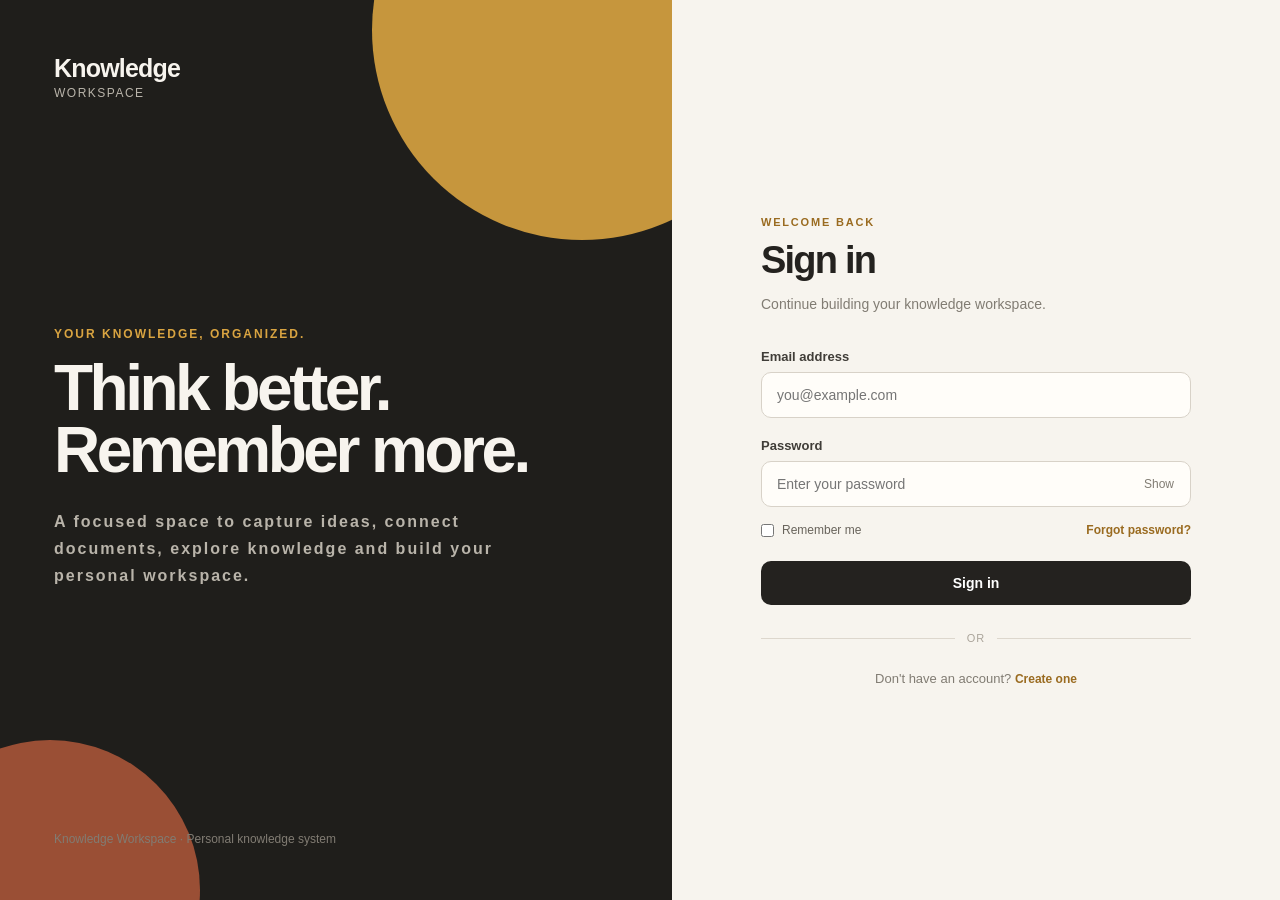
<file: index.html>
<!DOCTYPE html>
<html lang="en">

<head>

    <meta charset="UTF-8">
    <meta
        name="viewport"
        content="width=device-width, initial-scale=1.0"
    >

    <title>Knowledge Workspace</title>

    <link rel="stylesheet" href="css/style.css">
    <link rel="stylesheet" href="css/layout.css">
    <link rel="stylesheet" href="css/components.css">

</head>

<body>

    <div class="app">

        <aside class="sidebar">
            <div id="sidebarToggleContainer"></div>
            <div class="brand">
                <h2>Knowledge</h2>
                <span>Workspace</span>
            </div>


            <nav class="sidebar-nav">
                
                <button class="nav-item active">

                    <span>
                        <svg viewBox="0 0 24 24" aria-hidden="true">
                            <path d="M3 10.5L12 3l9 7.5"></path>
                            <path d="M5.5 9.5V21h13V9.5"></path>
                            <path d="M9.5 21v-6h5v6"></path>
                        </svg>
                    </span>

                    Dashboard

                </button>


                <button
                    class="nav-item"
                    type="button"
                    onclick="window.location.href='documents.html'"
                >
                    <span>
                        <svg viewBox="0 0 24 24" aria-hidden="true">
                            <path d="M6 3h9l4 4v14H6z"></path>
                            <path d="M14 3v5h5"></path>
                            <path d="M9 13h6"></path>
                            <path d="M9 17h6"></path>
                        </svg>
                    </span>

                    Documents

                </button>


               <button
                    class="nav-item"
                    type="button"
                    onclick="window.location.href='mindmaps.html'"
                >
                    <span>
                        <svg viewBox="0 0 24 24" aria-hidden="true">
                            <circle cx="12" cy="5" r="2"></circle>
                            <circle cx="6" cy="17" r="2"></circle>
                            <circle cx="18" cy="17" r="2"></circle>
                            <path d="M12 7v5"></path>
                            <path d="M12 12L6 15"></path>
                            <path d="M12 12l6 3"></path>
                        </svg>
                    </span>
                    Mind Maps
                </button>

                <button
                    class="nav-item"
                    type="button"
                    onclick="window.location.href='favorites.html'"
                >
                    <span>
                        <svg viewBox="0 0 24 24" aria-hidden="true">
                            <path d="M12 3.5l2.6 5.3 5.9.9-4.3 4.2 1 5.9-5.2-2.8-5.2 2.8 1-5.9-4.3-4.2 5.9-.9z"></path>
                        </svg>
                    </span>
                    Favorites
                </button>


                <button
                    class="nav-item"
                    type="button"
                    onclick="window.location.href='trash.html'"
                >
                    <span>
                        <svg viewBox="0 0 24 24" aria-hidden="true">
                            <path d="M5 7h14"></path>
                            <path d="M9 7V4h6v3"></path>
                            <path d="M7 7l1 14h8l1-14"></path>
                            <path d="M10 11v6"></path>
                            <path d="M14 11v6"></path>
                        </svg>
                    </span>

                    Trash

                </button>

            </nav>


            <div class="sidebar-section">

                <div class="section-header">

                    <span>WORKSPACES</span>

                    <button
                        id="addWorkspaceBtn"
                        title="Add workspace"
                    >
                        +
                    </button>

                </div>

                <div id="workspaceList"></div>

            </div>


            <div class="sidebar-section">

                <div class="section-header">

                    <span>FOLDERS</span>

                    <button
                        id="addFolderBtn"
                        title="Add folder"
                    >
                        +
                    </button>

                </div>

                <div id="folderList"></div>

            </div>

        </aside>


        <main class="main-content">


            <header class="topbar">
                
                <button
                        id="sidebarToggleBtn"
                        class="sidebar-toggle-btn"
                        type="button"
                        aria-label="Open sidebar"
                    >
                        <svg viewBox="0 0 24 24" fill="none" stroke="currentColor" stroke-width="2">
                            <path d="M4 6h16M4 12h16M4 18h16"></path>
                        </svg>
                </button>
                <div class="search-container">

                    <input
                        type="text"
                        id="searchInput"
                        placeholder="Search your knowledge..."
                    >

                </div>
                <div class="topbar-actions">
                    

                    <button
                        id="themeToggle"
                        title="Toggle theme"
                    >

                        <svg
                            viewBox="0 0 24 24"
                            aria-hidden="true"
                        >
                            <path d="M20 15.5A8.5 8.5 0 0 1 8.5 4 8.5 8.5 0 1 0 20 15.5z"></path>
                        </svg>

                    </button>


                    <button
                        id="profileBtn"
                        title="Logout"
                    >

                        <svg
                            viewBox="0 0 24 24"
                            aria-hidden="true"
                        >
                            <circle
                                cx="12"
                                cy="8"
                                r="3.5"
                            ></circle>

                            <path d="M5 20a7 7 0 0 1 14 0"></path>
                        </svg>

                    </button>

                </div>

            </header>


            <section class="dashboard">


                <div class="dashboard-header">


                    <div class="hero-copy">

                        <div class="hero-label">

                            <span class="hero-dot"></span>

                            YOUR KNOWLEDGE SPACE

                        </div>


                        <h1>
                            Think.
                            <span>Connect.</span>
                            Create.
                        </h1>


                        <p class="subtitle">
                            A visual space for the ideas you don't want to lose.
                        </p>

                    </div>


                    <div class="hero-side">

                        <div class="hero-shape hero-shape-yellow"></div>

                        <div class="hero-shape hero-shape-purple"></div>

                        <div class="hero-shape hero-shape-teal"></div>


                        <button
                            id="createDocumentBtn"
                            class="primary-btn"
                        >

                            <span>+</span>

                            New Document

                        </button>

                    </div>

                </div>


                <div class="quick-actions">


                    <button
                        id="quickNewDocument"
                        class="quick-card"
                        type="button"
                    >

                        <span>
                            <svg viewBox="0 0 24 24" aria-hidden="true">
                                <path d="M6 3h9l4 4v14H6z"></path>
                                <path d="M14 3v5h5"></path>
                                <path d="M9 13h6"></path>
                                <path d="M9 17h4"></path>
                            </svg>
                        </span>

                        <strong>New Document</strong>

                        <small>Start writing</small>

                    </button>


                   <button
                        id="quickNewMindMap"
                        class="quick-card"
                        type="button"
                    >

                        <span>
                            <svg viewBox="0 0 24 24" aria-hidden="true">
                                <circle cx="12" cy="5" r="2"></circle>
                                <circle cx="6" cy="17" r="2"></circle>
                                <circle cx="18" cy="17" r="2"></circle>
                                <path d="M12 7v5"></path>
                                <path d="M12 12L6 15"></path>
                                <path d="M12 12l6 3"></path>
                            </svg>
                        </span>

                        <strong>New Mind Map</strong>

                        <small>Connect ideas</small>

                    </button>


                    <button
                        id="quickNewFolder"
                        class="quick-card"
                        type="button"
                    >

                        <span>
                            <svg viewBox="0 0 24 24" aria-hidden="true">
                                <path d="M4 6.5A2.5 2.5 0 0 1 6.5 4H10l2 2h5.5A2.5 2.5 0 0 1 20 8.5v9A2.5 2.5 0 0 1 17.5 20h-11A2.5 2.5 0 0 1 4 17.5z"></path>
                            </svg>
                        </span>

                        <strong>New Folder</strong>

                        <small>Organize knowledge</small>

                    </button>

                </div>


                <section class="content-section">


                    <div class="section-title">

                        <div>

                            <h2>Recent Documents</h2>

                            <p>
                                Your recently updated knowledge
                            </p>

                        </div>


                        <button
                            id="viewAllDocumentsBtn"
                            class="text-btn"
                            type="button"
                        >
                            View all →
                        </button>

                    </div>
                    <div class="document-search">
                        <svg viewBox="0 0 24 24" aria-hidden="true">
                            <circle cx="11" cy="11" r="6"></circle>
                            <path d="M16 16l5 5"></path>
                        </svg>

                        <input
                            type="text"
                            id="documentSearch"
                            placeholder="Search your documents..."
                            autocomplete="off"
                        >
                    </div>
                    <div id="documentFilters">

                        <span
                            id="documentFilterInstruction"
                            class="filter-instruction"
                        >
                            Select a folder to explore favorites and recent documents.
                        </span>

                        <button
                            id="favoritesFilterBtn"
                            class="secondary-btn"
                            type="button"
                        >
                            ★ Favorites
                        </button>

                        <button
                            id="recentFilterBtn"
                            class="secondary-btn"
                            type="button"
                        >
                            ↗ Recent
                        </button>

                    </div>
                    <div id="documentGrid" class="document-grid">
                        <div class="empty-state">

                            <div class="empty-icon">

                                <svg
                                    viewBox="0 0 24 24"
                                    aria-hidden="true"
                                >
                                    <path d="M6 3h9l4 4v14H6z"></path>
                                    <path d="M14 3v5h5"></path>
                                    <path d="M9 13h6"></path>
                                    <path d="M9 17h4"></path>
                                </svg>

                            </div>


                            <h3>
                                No documents yet
                            </h3>


                            <p>
                                Create your first document and start building
                                your knowledge workspace.
                            </p>


                            <button
                                id="emptyCreateDocumentBtn"
                                class="primary-btn"
                            >
                                Create your first document
                            </button>

                        </div>

                    </div>

                </section>

            </section>

        </main>

    </div>


    <div
        id="modalBackdrop"
        class="modal-backdrop"
    >

        <div
            id="modal"
            class="modal"
        >

            <div class="modal-header">

                <div>

                    <h3 id="modalTitle">
                        Rename
                    </h3>

                    <p
                        id="modalDescription"
                        class="modal-description"
                    ></p>

                </div>


                <button
                    id="modalClose"
                    class="modal-close"
                    type="button"
                >
                    ×
                </button>

            </div>


            <input
                id="modalInput"
                class="modal-input"
                type="text"
                autocomplete="off"
            >


            <div class="modal-actions">

                <button
                    id="modalCancel"
                    class="modal-btn modal-btn-secondary"
                    type="button"
                >
                    Cancel
                </button>


                <button
                    id="modalConfirm"
                    class="modal-btn modal-btn-primary"
                    type="button"
                >
                    Confirm
                </button>

            </div>

        </div>

    </div>


    <div
        id="toastContainer"
        class="toast-container"
    ></div>

    <script type="module">
        import {requireLogin} from "./js/auth/auth.js";

        requireLogin();
    </script>

    <script
        type="module"
        src="js/app.js"
    ></script>
    
    <div class="mindmap-widget">

        <div id="mindmapContainer" class="mindmap-panel">
        </div>

        <button
            id="mindmapToggle"
            class="mindmap-toggle"
            type="button"
            title="Open mind map"
        >
            <span>✦</span>
            <span class="mindmap-toggle-label">Mind Map</span>
        </button>

    </div>
   
</body>

</html>
</file>
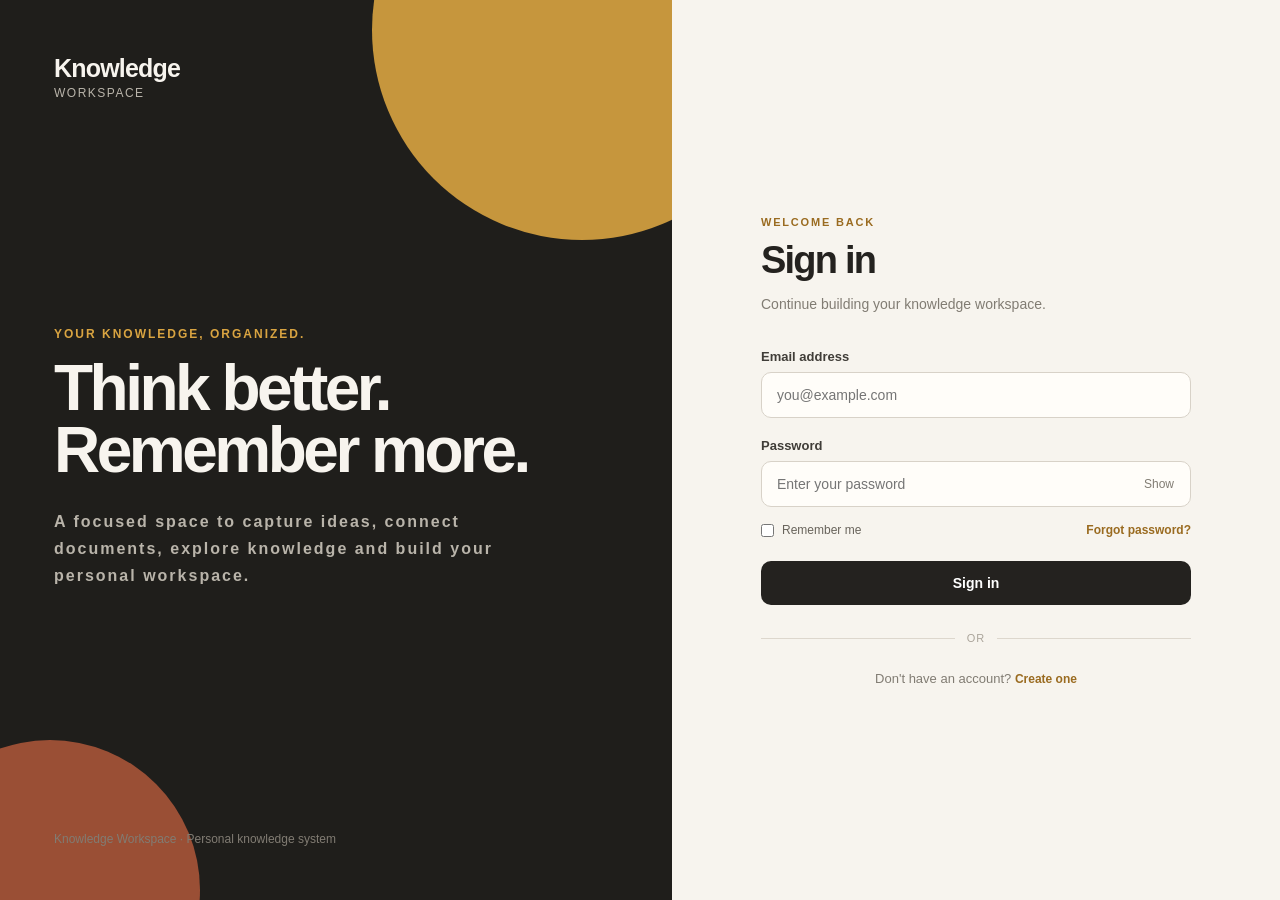
<file: documents.html>
<!DOCTYPE html>
<html lang="en">
<head>
    <meta charset="UTF-8">
    <meta
        name="viewport"
        content="width=device-width, initial-scale=1.0"
    >
    <title>Documents — Knowledge Workspace</title>
    <link rel="stylesheet" href="css/style.css">
    <link rel="stylesheet" href="css/layout.css">
    <link rel="stylesheet" href="css/components.css">
    <link rel="stylesheet" href="css/documents.css">
</head>

<body>

    <div class="app">

        <aside class="sidebar">

            <div class="brand">
                <h2>Knowledge</h2>
                <span>Workspace</span>
            </div>

            <nav class="sidebar-nav">

                <button
                    class="nav-item"
                    type="button"
                    onclick="window.location.href='index.html'"
                >
                    <span>
                        <svg viewBox="0 0 24 24" aria-hidden="true">
                            <path d="M3 10.5L12 3l9 7.5"></path>
                            <path d="M5.5 9.5V21h13V9.5"></path>
                            <path d="M9.5 21v-6h5v6"></path>
                        </svg>
                    </span>
                    Dashboard
                </button>

                <button
                    class="nav-item active"
                    type="button"
                >
                    <span>
                        <svg viewBox="0 0 24 24" aria-hidden="true">
                            <path d="M6 3h9l4 4v14H6z"></path>
                            <path d="M14 3v5h5"></path>
                            <path d="M9 13h6"></path>
                            <path d="M9 17h6"></path>
                        </svg>
                    </span>
                    Documents
                </button>

                <button
                    class="nav-item"
                    type="button"
                    onclick="window.location.href='mindmaps.html'"
                >
                    <span>
                        <svg viewBox="0 0 24 24" aria-hidden="true">
                            <circle cx="12" cy="5" r="2"></circle>
                            <circle cx="6" cy="17" r="2"></circle>
                            <circle cx="18" cy="17" r="2"></circle>
                            <path d="M12 7v5"></path>
                            <path d="M12 12L6 15"></path>
                            <path d="M12 12l6 3"></path>
                        </svg>
                    </span>
                    Mind Maps
                </button>

                <button
                    class="nav-item"
                    type="button"
                    onclick="window.location.href='favorites.html'"
                >
                    <span>
                        <svg viewBox="0 0 24 24" aria-hidden="true">
                            <path d="M12 3.5l2.6 5.3 5.9.9-4.3 4.2 1 5.9-5.2-2.8-5.2 2.8 1-5.9-4.3-4.2 5.9-.9z"></path>
                        </svg>
                    </span>
                    Favorites
                </button>

                <button
                    class="nav-item"
                    type="button"
                    onclick="window.location.href='trash.html'"
                >
                    <span>
                        <svg viewBox="0 0 24 24" aria-hidden="true">
                            <path d="M5 7h14"></path>
                            <path d="M9 7V4h6v3"></path>
                            <path d="M7 7l1 14h8l1-14"></path>
                            <path d="M10 11v6"></path>
                            <path d="M14 11v6"></path>
                        </svg>
                    </span>
                    Trash
                </button>

            </nav>

        </aside>

        <main class="main-content">

            <header class="topbar">

                <div class="search-container">
                    <input
                        type="text"
                        id="searchInput"
                        placeholder="Search your knowledge..."
                        autocomplete="off"
                    >
                </div>

                <div class="topbar-actions">

                    <button
                        id="themeToggle"
                        title="Toggle theme"
                        type="button"
                    >
                        <svg
                            viewBox="0 0 24 24"
                            aria-hidden="true"
                        >
                            <path d="M20 15.5A8.5 8.5 0 0 1 8.5 4 8.5 8.5 0 1 0 20 15.5z"></path>
                        </svg>
                    </button>

                    <button
                        id="profileBtn"
                        title="Profile"
                        type="button"
                    >
                        <svg
                            viewBox="0 0 24 24"
                            aria-hidden="true"
                        >
                            <circle
                                cx="12"
                                cy="8"
                                r="3.5"
                            ></circle>
                            <path d="M5 20a7 7 0 0 1 14 0"></path>
                        </svg>
                    </button>

                </div>

            </header>

            <section class="documents-page">

                <div class="documents-header">

                    <div>
                        <div class="documents-eyebrow">
                            YOUR KNOWLEDGE LIBRARY
                        </div>

                        <h1>
                            Document Library
                        </h1>

                        <p>
                            &nbsp; Everything you've created, in one place.
                        </p>
                    </div>

                    <div class="documents-header-actions">

                        <div class="documents-count">
                            <strong id="documentCount">0</strong>
                            <span>documents</span>
                        </div>

                        <div class="workspace-actions">

                            <button
                                id="exportWorkspaceBtn"
                                class="secondary-btn"
                                type="button"
                            >
                                Export Workspace
                            </button>

                            <button
                                id="importWorkspaceBtn"
                                class="secondary-btn"
                                type="button"
                            >
                                Import Workspace
                            </button>

                            <input
                                id="importWorkspaceInput"
                                type="file"
                                accept=".json,application/json"
                                hidden
                            >

                        </div>

                    </div>

                </div>

                <div class="documents-controls">

                    <div class="document-library-search">

                        <svg viewBox="0 0 24 24" aria-hidden="true">
                            <circle
                                cx="11"
                                cy="11"
                                r="6"
                            ></circle>
                            <path d="M16 16l5 5"></path>
                        </svg>

                        <input
                            type="text"
                            id="librarySearch"
                            placeholder="Search documents..."
                            autocomplete="off"
                        >

                    </div>

                    <div class="document-filters">

                        <button
                            class="library-filter active"
                            type="button"
                        >
                            All
                        </button>

                        <button
                            class="library-filter"
                            type="button"
                        >
                            Favorites
                        </button>

                        <button
                            class="library-filter"
                            type="button"
                        >
                            Recent
                        </button>

                    </div>

                </div>

                <div
                    class="document-library-grid"
                    id="documentLibraryGrid"
                >
                </div>

            </section>

        </main>

    </div>

    <script type="module">
        import {requireLogin} from "./js/auth/auth.js";

        requireLogin();
    </script>

    <script
        type="module"
        src="js/app.js"
    ></script>

</body>
</html>
</file>
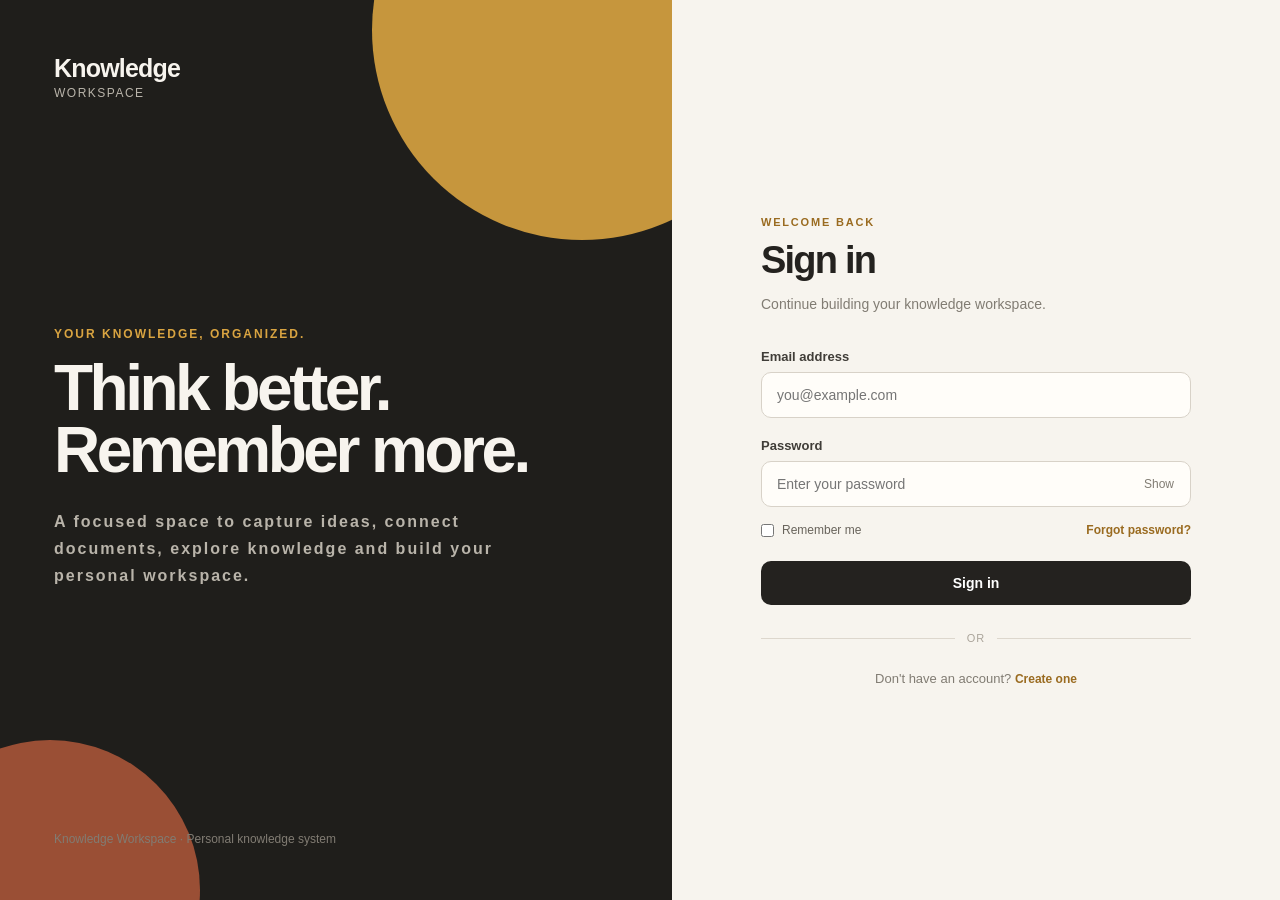
<file: editor.html>
<!DOCTYPE html>
<html lang="en">

<head>
    <meta charset="UTF-8">

    <meta
        name="viewport"
        content="width=device-width, initial-scale=1.0"
    >

    <title>Knowledge Workspace — Editor</title>

    <link rel="stylesheet" href="css/style.css">
    <link rel="stylesheet" href="css/editor.css">
    <link rel="stylesheet" href="css/components.css">
    
</head>

<body class="editor-page">

    <header class="editor-topbar">

        <a
            href="index.html"
            class="editor-back"
        >
            <svg
                viewBox="0 0 24 24"
                aria-hidden="true"
            >
                <path d="M19 12H5"></path>
                <path d="M12 19l-7-7 7-7"></path>
            </svg>

            <span>Workspace</span>
        </a>

        

        <div class="editor-status">

            <span
                class="save-indicator"
                id="saveIndicator"
            >
                Saved
            </span>

        </div>

    </header>


    <main class="editor-main">

        <div class="editor-container">

            <input
                type="text"
                id="documentTitle"
                class="document-title"
                placeholder="Untitled document"
                autocomplete="off"
            >


            <div
                id="editorBlocks"
                class="editor-blocks"
            >

                <!-- Blocks will be inserted here -->

            </div>

            <div class="add-block-wrapper">

                <button
                    id="addBlockBtn"
                    class="add-block-btn"
                    type="button"
                >

                    <svg
                        viewBox="0 0 24 24"
                        aria-hidden="true"
                    >
                        <path d="M12 5v14"></path>
                        <path d="M5 12h14"></path>
                    </svg>

                    <span>Add block</span>

                </button>
            </div>
            <div id="blockMenu" class="block-menu">

    <button
        type="button"
        data-block-type="paragraph"
    >
        <strong>¶</strong>
        <span>
            <b>Paragraph</b>
            <small>Normal text</small>
        </span>
    </button>

    <button
        type="button"
        data-block-type="heading"
    >
        <strong>H</strong>
        <span>
            <b>Heading</b>
            <small>Section title</small>
        </span>
    </button>

    <button
        type="button"
        data-block-type="bullet"
    >
        <strong>•</strong>
        <span>
            <b>Bullet</b>
            <small>List item</small>
        </span>
    </button>

    <button
        type="button"
        data-block-type="mindmap"
    >
        <strong>◇</strong>
        <span>
            <b>Mind Map</b>
            <small>Visual connections</small>
        </span>
    </button>

    <button
        type="button"
        data-block-type="code"
    >
        <strong>&lt;/&gt;</strong>
        <span>
            <b>Code</b>
            <small>Code block</small>
        </span>
    </button>

</div>
            <section class="document-attachments">

                <div class="attachment-header">
                    <h3>Attachments</h3>

                    <span>
                        Files attached to this document
                    </span>
                </div>

                <div id="attachmentList"></div>

            </section>

           
            <section class="document-connections">

                <div class="connection-section">
                    <h3>Linked documents</h3>
                    <div id="linkedDocuments"></div>
                </div>

                <div class="connection-section">
                    <h3>Backlinks</h3>
                    <div id="backlinkDocuments"></div>
                </div>

            </section>

        </div>

    </main>

<div class="editor-floating-actions">

    <span class="editor-floating-label">
        TOOLS
    </span>

    <button
        id="wikipediaToggle"
        class="editor-research-btn"
        type="button"
    >
        <span>⌕</span>
        Research
    </button>

    <button
        id="linkDocumentBtn"
        class="editor-link-btn"
        type="button"
    >
        <span>↗</span>
        Link document
    </button>

    <button
        id="attachFileBtn"
        class="editor-link-btn"
        type="button"
    >
        <span>□</span>
        Attach file
    </button>

    <input
        id="attachmentInput"
        type="file"
        multiple
        hidden
    >

</div>
    <aside
        id="wikipediaPanel"
        class="wikipedia-panel"
    >

        <div class="wikipedia-panel-header">

            <div>
                <span class="wikipedia-panel-eyebrow">
                    RESEARCH
                </span>

                <h2>Wikipedia</h2>

                <p>
                    Find information without leaving your notes.
                </p>
            </div>

            <button
                id="wikipediaClose"
                class="wikipedia-close"
                type="button"
                aria-label="Close research panel"
            >
                ×
            </button>

        </div>


        <div class="wikipedia-search">

            <input
                id="wikipediaSearch"
                type="text"
                placeholder="Search Wikipedia..."
                autocomplete="off"
            >

            <button
                id="wikipediaSearchBtn"
                type="button"
            >
                Search
            </button>

        </div>


        <div
            id="wikipediaResults"
            class="wikipedia-results"
        >

            <div class="wikipedia-empty">
                Search Wikipedia to start researching.
            </div>

        </div>

    </aside>


    <div id="modalBackdrop" class="modal-backdrop">

        <div id="modal" class="modal">

            <button
                id="modalClose"
                class="modal-close"
                type="button"
            >
                ×
            </button>

            <h2 id="modalTitle"></h2>

            <p id="modalDescription"></p>

            <input
                id="modalInput"
                name="modalInput"
                type="text"
                autocomplete="off"
            >

            <div class="modal-actions">

                <button
                    id="modalCancel"
                    class="secondary-btn"
                    type="button"
                >
                    Cancel
                </button>

                <button
                    id="modalConfirm"
                    class="primary-btn"
                    type="button"
                >
                    Confirm
                </button>

            </div>

        </div>

    </div>
    <script type="module">
        import {requireLogin} from "./js/auth/auth.js";

        requireLogin();
    </script>

    <script
        type="module"
        src="js/editor/editor.js"
    ></script>

</body>

</html>
</file>
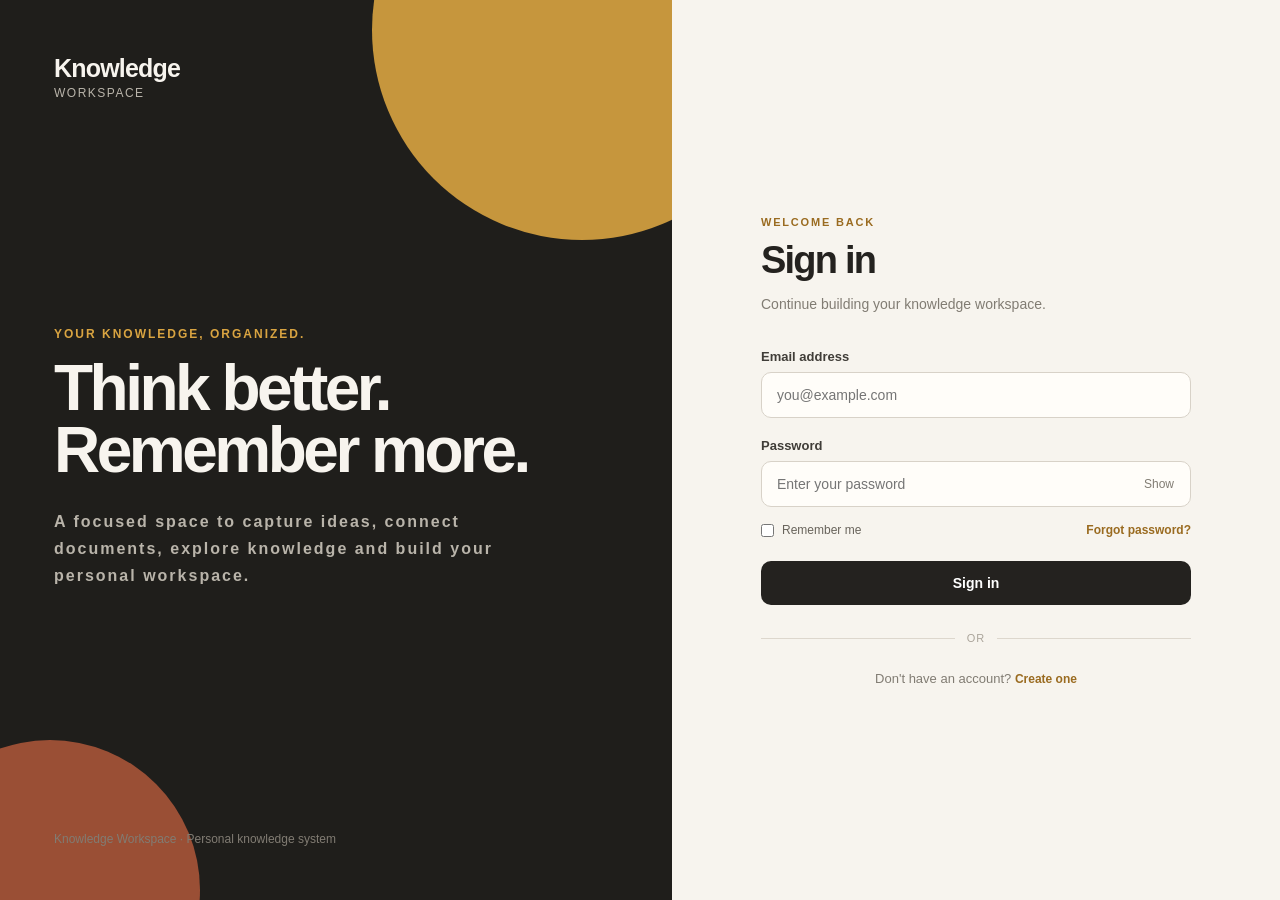
<file: favorites.html>
<!DOCTYPE html>
<html lang="en">
<head>
    <meta charset="UTF-8">
    <meta
        name="viewport"
        content="width=device-width, initial-scale=1.0"
    >
    <title>Favorites — Knowledge Workspace</title>
    <link rel="stylesheet" href="css/style.css">
    <link rel="stylesheet" href="css/layout.css">
    <link rel="stylesheet" href="css/components.css">
    <link rel="stylesheet" href="css/documents.css">
</head>

<body>

    <div class="app">

        <aside class="sidebar">

            <div class="brand">
                <h2>Knowledge</h2>
                <span>Workspace</span>
            </div>

            <nav class="sidebar-nav">

                <button
                    class="nav-item"
                    type="button"
                    onclick="window.location.href='index.html'"
                >
                    <span>
                        <svg viewBox="0 0 24 24" aria-hidden="true">
                            <path d="M3 10.5L12 3l9 7.5"></path>
                            <path d="M5.5 9.5V21h13V9.5"></path>
                            <path d="M9.5 21v-6h5v6"></path>
                        </svg>
                    </span>
                    Dashboard
                </button>

                <button
                    class="nav-item"
                    type="button"
                    onclick="window.location.href='documents.html'"
                >
                    <span>
                        <svg viewBox="0 0 24 24" aria-hidden="true">
                            <path d="M6 3h9l4 4v14H6z"></path>
                            <path d="M14 3v5h5"></path>
                            <path d="M9 13h6"></path>
                            <path d="M9 17h6"></path>
                        </svg>
                    </span>
                    Documents
                </button>

                <button
                    class="nav-item"
                    type="button"
                    onclick="window.location.href='mindmaps.html'"
                >
                    <span>
                        <svg viewBox="0 0 24 24" aria-hidden="true">
                            <circle cx="12" cy="5" r="2"></circle>
                            <circle cx="6" cy="17" r="2"></circle>
                            <circle cx="18" cy="17" r="2"></circle>
                            <path d="M12 7v5"></path>
                            <path d="M12 12L6 15"></path>
                            <path d="M12 12l6 3"></path>
                        </svg>
                    </span>
                    Mind Maps
                </button>

                <button
                    class="nav-item active"
                    type="button"
                >
                    <span>
                        <svg viewBox="0 0 24 24" aria-hidden="true">
                            <path d="M12 3.5l2.6 5.3 5.9.9-4.3 4.2 1 5.9-5.2-2.8-5.2 2.8 1-5.9-4.3-4.2 5.9-.9z"></path>
                        </svg>
                    </span>
                    Favorites
                </button>

                <button
                    class="nav-item"
                    type="button"
                    onclick="window.location.href='trash.html'"
                >
                    <span>
                        <svg viewBox="0 0 24 24" aria-hidden="true">
                            <path d="M5 7h14"></path>
                            <path d="M9 7V4h6v3"></path>
                            <path d="M7 7l1 14h8l1-14"></path>
                            <path d="M10 11v6"></path>
                            <path d="M14 11v6"></path>
                        </svg>
                    </span>
                    Trash
                </button>

            </nav>

        </aside>

        <main class="main-content">

            <header class="topbar">

                <div class="search-container">
                    <input
                        type="text"
                        id="searchInput"
                        placeholder="Search your knowledge..."
                        autocomplete="off"
                    >
                </div>

                <div class="topbar-actions">

                    <button
                        id="themeToggle"
                        title="Toggle theme"
                        type="button"
                    >
                        <svg
                            viewBox="0 0 24 24"
                            aria-hidden="true"
                        >
                            <path d="M20 15.5A8.5 8.5 0 0 1 8.5 4 8.5 8.5 0 1 0 20 15.5z"></path>
                        </svg>
                    </button>

                    <button
                        id="profileBtn"
                        title="Profile"
                        type="button"
                    >
                        <svg
                            viewBox="0 0 24 24"
                            aria-hidden="true"
                        >
                            <circle
                                cx="12"
                                cy="8"
                                r="3.5"
                            ></circle>
                            <path d="M5 20a7 7 0 0 1 14 0"></path>
                        </svg>
                    </button>

                </div>

            </header>

            <section class="documents-page">

                <div class="documents-header">

                    <div>
                        <div class="documents-eyebrow">
                            YOUR SAVED KNOWLEDGE
                        </div>

                        <h1>
                            Favorites
                        </h1>

                        <p>
                            Keep your most important documents close at hand.
                        </p>
                    </div>

                    <div class="documents-count">
                        <strong id="documentCount">0</strong>
                        <span>favorites</span>
                    </div>

                </div>

                <div
                    class="document-library-grid"
                    id="favoritesGrid"
                >
                </div>

            </section>

        </main>

    </div>

    <script type="module">
        import {requireLogin} from "./js/auth/auth.js";

        requireLogin();
    </script>

    <script
        type="module"
        src="js/app.js"
    ></script>

</body>
</html>
</file>
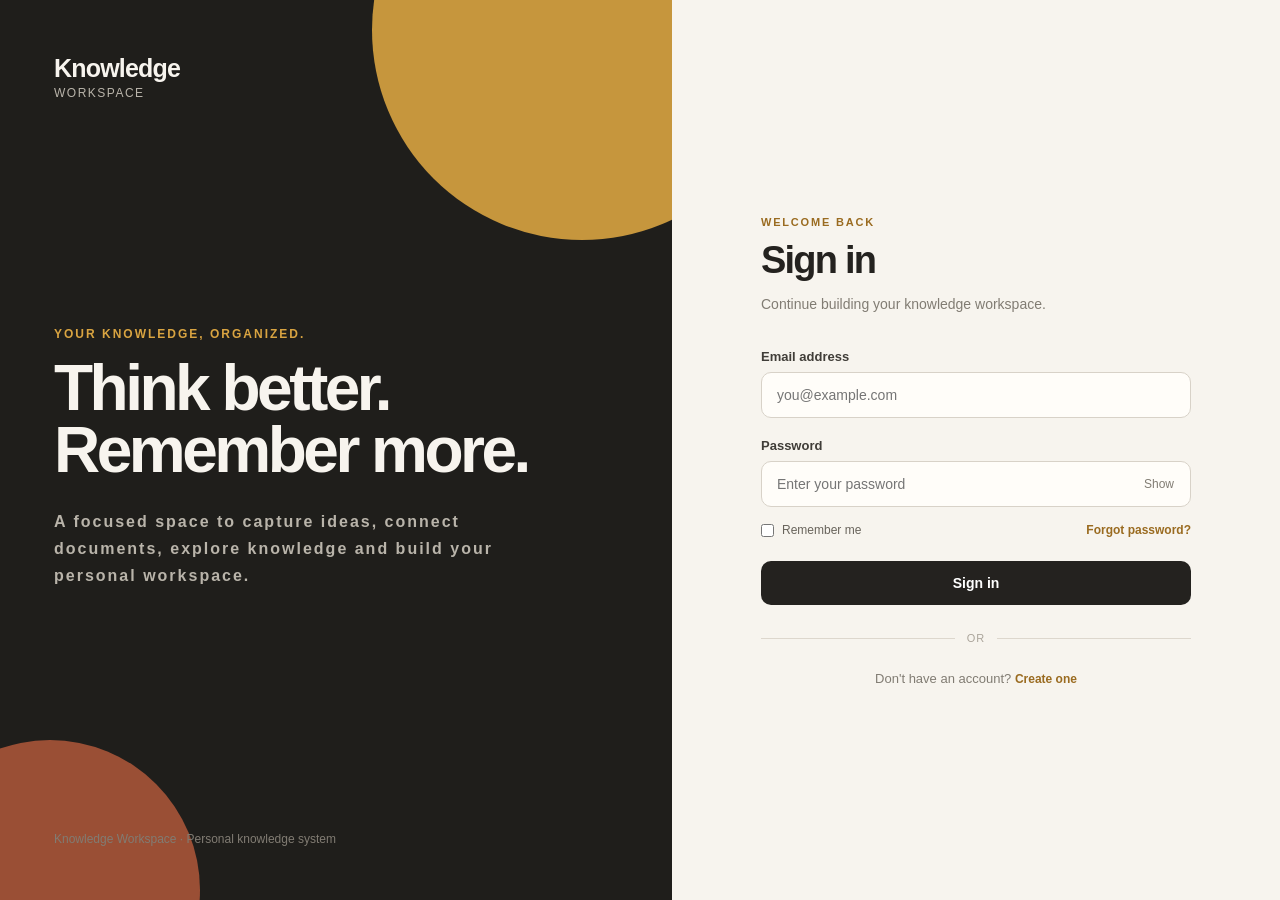
<file: login.html>
<!DOCTYPE html>
<html lang="en">

<head>
    <meta charset="UTF-8">

    <meta
        name="viewport"
        content="width=device-width, initial-scale=1.0"
    >

    <title>Login — Knowledge Workspace</title>

    <link rel="stylesheet" href="css/style.css">
    <link rel="stylesheet" href="css/layout.css">
    <link rel="stylesheet" href="css/components.css">

    <style>
        .auth-page {
            min-height: 100vh;
            display: grid;
            grid-template-columns: 1.05fr 0.95fr;
            background: #F7F4EE;
        }

        .auth-visual {
            position: relative;
            overflow: hidden;
            min-height: 100vh;
            padding: 54px;
            display: flex;
            flex-direction: column;
            justify-content: space-between;
            background: #1F1E1B;
            color: #F7F4EE;
        }

        .auth-visual::before,
        .auth-visual::after {
            content: "";
            position: absolute;
            border-radius: 50%;
            pointer-events: none;
        }

        .auth-visual::before {
            width: 420px;
            height: 420px;
            top: -180px;
            right: -120px;
            background: #D9A441;
            opacity: 0.9;
        }

        .auth-visual::after {
            width: 300px;
            height: 300px;
            bottom: -140px;
            left: -100px;
            background: #B95C3D;
            opacity: 0.8;
        }

        .auth-brand {
            position: relative;
            z-index: 1;
        }

        .auth-brand h2 {
            margin: 0;
            font-size: 25px;
            font-weight: 700;
            letter-spacing: -0.8px;
        }

        .auth-brand span {
            display: block;
            margin-top: 3px;
            font-size: 12px;
            color: #B9B4AA;
            letter-spacing: 1.5px;
            text-transform: uppercase;
        }

        .auth-visual-content {
            position: relative;
            z-index: 1;
            max-width: 580px;
        }

        .auth-visual-content p {
            margin: 0 0 16px;
            color: #D9A441;
            font-size: 12px;
            font-weight: 700;
            letter-spacing: 2px;
        }

        .auth-visual-content h1 {
            margin: 0;
            max-width: 620px;
            font-size: clamp(44px, 5vw, 76px);
            line-height: 0.98;
            letter-spacing: -3.5px;
            font-weight: 700;
        }

        .auth-visual-content .auth-description {
            max-width: 470px;
            margin-top: 26px;
            color: #B9B4AA;
            font-size: 16px;
            line-height: 1.7;
        }

        .auth-visual-footer {
            position: relative;
            z-index: 1;
            color: #817C73;
            font-size: 12px;
        }

        .auth-form-side {
            min-height: 100vh;
            display: flex;
            align-items: center;
            justify-content: center;
            padding: 48px;
        }

        .auth-card {
            width: min(430px, 100%);
            animation: authCardIn 0.6s ease both;
        }

        .auth-card-header {
            margin-bottom: 34px;
        }

        .auth-card-header .eyebrow {
            margin: 0 0 10px;
            color: #9A6B20;
            font-size: 11px;
            font-weight: 700;
            letter-spacing: 1.8px;
        }

        .auth-card-header h2 {
            margin: 0;
            color: #24221F;
            font-size: 38px;
            line-height: 1.05;
            letter-spacing: -1.8px;
        }

        .auth-card-header p {
            margin: 12px 0 0;
            color: #817C73;
            font-size: 14px;
            line-height: 1.6;
        }

        .auth-form {
            display: flex;
            flex-direction: column;
            gap: 20px;
        }

        .auth-field {
            display: flex;
            flex-direction: column;
            gap: 8px;
        }

        .auth-field label {
            color: #403D38;
            font-size: 13px;
            font-weight: 600;
        }

        .auth-input-wrap {
            position: relative;
        }

        .auth-input {
            width: 100%;
            box-sizing: border-box;
            padding: 14px 15px;
            border: 1px solid #D8D2C8;
            border-radius: 10px;
            background: #FFFDF9;
            color: #24221F;
            font: inherit;
            font-size: 14px;
            outline: none;
            transition:
                border-color 0.2s ease,
                box-shadow 0.2s ease,
                background 0.2s ease;
        }

        .auth-input:focus {
            border-color: #B98A3D;
            background: #FFFFFF;
            box-shadow: 0 0 0 4px rgba(185, 138, 61, 0.12);
        }

        .auth-password-input {
            padding-right: 82px;
        }

        .password-toggle {
            position: absolute;
            top: 50%;
            right: 12px;
            transform: translateY(-50%);
            border: 0;
            background: transparent;
            color: #817C73;
            font: inherit;
            font-size: 12px;
            cursor: pointer;
            padding: 5px;
        }

        .password-toggle:hover {
            color: #24221F;
        }

        .auth-options {
            display: flex;
            align-items: center;
            justify-content: space-between;
            gap: 15px;
            margin-top: -4px;
        }

        .remember-option {
            display: flex;
            align-items: center;
            gap: 8px;
            color: #68635B;
            font-size: 12px;
            cursor: pointer;
        }

        .remember-option input {
            accent-color: #9A6B20;
        }

        .forgot-link,
        .signup-link {
            color: #9A6B20;
            text-decoration: none;
            font-size: 12px;
            font-weight: 600;
        }

        .forgot-link:hover,
        .signup-link:hover {
            text-decoration: underline;
        }

        .auth-submit {
            width: 100%;
            margin-top: 4px;
            padding: 14px 18px;
            border: 0;
            border-radius: 10px;
            background: #24221F;
            color: #FFFFFF;
            font: inherit;
            font-size: 14px;
            font-weight: 600;
            cursor: pointer;
            transition:
                transform 0.2s ease,
                background 0.2s ease,
                box-shadow 0.2s ease;
        }

        .auth-submit:hover {
            background: #35322D;
            transform: translateY(-2px);
            box-shadow: 0 8px 20px rgba(36, 34, 31, 0.16);
        }

        .auth-submit:active {
            transform: translateY(0);
        }

        .auth-divider {
            display: flex;
            align-items: center;
            gap: 12px;
            margin: 27px 0;
            color: #AAA49A;
            font-size: 11px;
            text-transform: uppercase;
            letter-spacing: 1px;
        }

        .auth-divider::before,
        .auth-divider::after {
            content: "";
            flex: 1;
            height: 1px;
            background: #DDD7CD;
        }

        .auth-signup {
            text-align: center;
            color: #817C73;
            font-size: 13px;
        }

        .auth-error {
            display: none;
            padding: 11px 13px;
            border-left: 3px solid #B95C3D;
            background: #F8EDE8;
            color: #8C432E;
            font-size: 12px;
            line-height: 1.5;
        }

        .auth-error.visible {
            display: block;
            animation: authErrorIn 0.25s ease both;
        }

        @keyframes authCardIn {
            from {
                opacity: 0;
                transform: translateY(18px);
            }

            to {
                opacity: 1;
                transform: translateY(0);
            }
        }

        @keyframes authErrorIn {
            from {
                opacity: 0;
                transform: translateY(-4px);
            }

            to {
                opacity: 1;
                transform: translateY(0);
            }
        }

        @media (max-width: 900px) {
            .auth-page {
                grid-template-columns: 1fr;
            }

            .auth-visual {
                min-height: auto;
                padding: 32px;
            }

            .auth-visual-content {
                margin: 80px 0 60px;
            }

            .auth-visual-content h1 {
                font-size: 54px;
            }

            .auth-form-side {
                min-height: auto;
                padding: 48px 28px 64px;
            }
        }

        @media (max-width: 600px) {
            .auth-visual {
                padding: 24px;
            }

            .auth-visual-content {
                margin: 60px 0 45px;
            }

            .auth-visual-content h1 {
                font-size: 43px;
                letter-spacing: -2.2px;
            }

            .auth-visual-content .auth-description {
                font-size: 14px;
            }

            .auth-form-side {
                padding: 40px 20px 55px;
            }

            .auth-card-header h2 {
                font-size: 32px;
            }

            .auth-options {
                align-items: flex-start;
                flex-direction: column;
            }
        }
    </style>
</head>

<body>

    <main class="auth-page">

        <section class="auth-visual">

            <div class="auth-brand">
                <h2>Knowledge</h2>
                <span>Workspace</span>
            </div>

            <div class="auth-visual-content">

                <p>YOUR KNOWLEDGE, ORGANIZED.</p>

                <h1>
                    Think better.
                    Remember more.
                </h1>

                <p class="auth-description">
                    A focused space to capture ideas, connect documents,
                    explore knowledge and build your personal workspace.
                </p>

            </div>

            <div class="auth-visual-footer">
                Knowledge Workspace · Personal knowledge system
            </div>

        </section>

        <section class="auth-form-side">

            <div class="auth-card">

                <header class="auth-card-header">

                    <p class="eyebrow">
                        WELCOME BACK
                    </p>

                    <h2>
                        Sign in
                    </h2>

                    <p>
                        Continue building your knowledge workspace.
                    </p>

                </header>

                <form
                    id="loginForm"
                    class="auth-form"
                >

                    <div class="auth-field">

                        <label for="loginEmail">
                            Email address
                        </label>

                        <input
                            id="loginEmail"
                            class="auth-input"
                            type="email"
                            placeholder="you@example.com"
                            autocomplete="email"
                            required
                        >

                    </div>

                    <div class="auth-field">

                        <label for="loginPassword">
                            Password
                        </label>

                        <div class="auth-input-wrap">

                            <input
                                id="loginPassword"
                                class="auth-input auth-password-input"
                                type="password"
                                placeholder="Enter your password"
                                autocomplete="current-password"
                                required
                            >

                            <button
                                id="passwordToggle"
                                class="password-toggle"
                                type="button"
                            >
                                Show
                            </button>

                        </div>

                    </div>

                    <div
                        id="loginError"
                        class="auth-error"
                    >
                        Please enter a valid email address and password.
                    </div>

                    <div class="auth-options">

                        <label class="remember-option">

                            <input
                                type="checkbox"
                                id="rememberMe"
                            >

                            Remember me

                        </label>

                        <a
                            href="#"
                            class="forgot-link"
                            id="forgotPassword"
                        >
                            Forgot password?
                        </a>

                    </div>

                    <button
                        class="auth-submit"
                        type="submit"
                    >
                        Sign in
                    </button>

                </form>

                <div class="auth-divider">
                    <span>or</span>
                </div>

                <p class="auth-signup">
                    Don't have an account?
                    <a
                        href="signup.html"
                        class="signup-link"
                    >
                        Create one
                    </a>
                </p>

            </div>

        </section>

    </main>

    <script type="module">
        import {
            loginUser
        } from "./js/auth/auth.js";

        const loginForm =
            document.getElementById("loginForm");

        const loginPassword =
            document.getElementById("loginPassword");

        const passwordToggle =
            document.getElementById("passwordToggle");

        const loginError =
            document.getElementById("loginError");

        passwordToggle.addEventListener(
            "click",
            () => {

                const isPassword =
                    loginPassword.type === "password";

                loginPassword.type =
                    isPassword ? "text" : "password";

                passwordToggle.textContent =
                    isPassword ? "Hide" : "Show";
            }
        );

        loginForm.addEventListener(
            "submit",
            event => {

                event.preventDefault();

                loginError.classList.remove(
                    "visible"
                );

                if(!loginForm.checkValidity()){

                    loginError.textContent =
                        "Please enter a valid email address and password.";

                    loginError.classList.add(
                        "visible"
                    );

                    return;
                }

                const email =
                    document.getElementById("loginEmail")
                        .value.trim();

                const password =
                    loginPassword.value;

                const rememberMe =
                    document.getElementById("rememberMe")
                        .checked;

                const result =
                    loginUser(
                        email,
                        password,
                        rememberMe
                    );

                if(!result.success){

                    loginError.textContent =
                        result.message;

                    loginError.classList.add(
                        "visible"
                    );

                    return;
                }

                window.location.href =
                    "index.html";
            }
        );

        document
            .getElementById("forgotPassword")
            .addEventListener(
                "click",
                event => {

                    event.preventDefault();

                    loginError.textContent =
                        "Password recovery will be available when authentication is connected to a backend.";

                    loginError.classList.add(
                        "visible"
                    );
                }
            );
    </script>

</body>

</html>
</file>
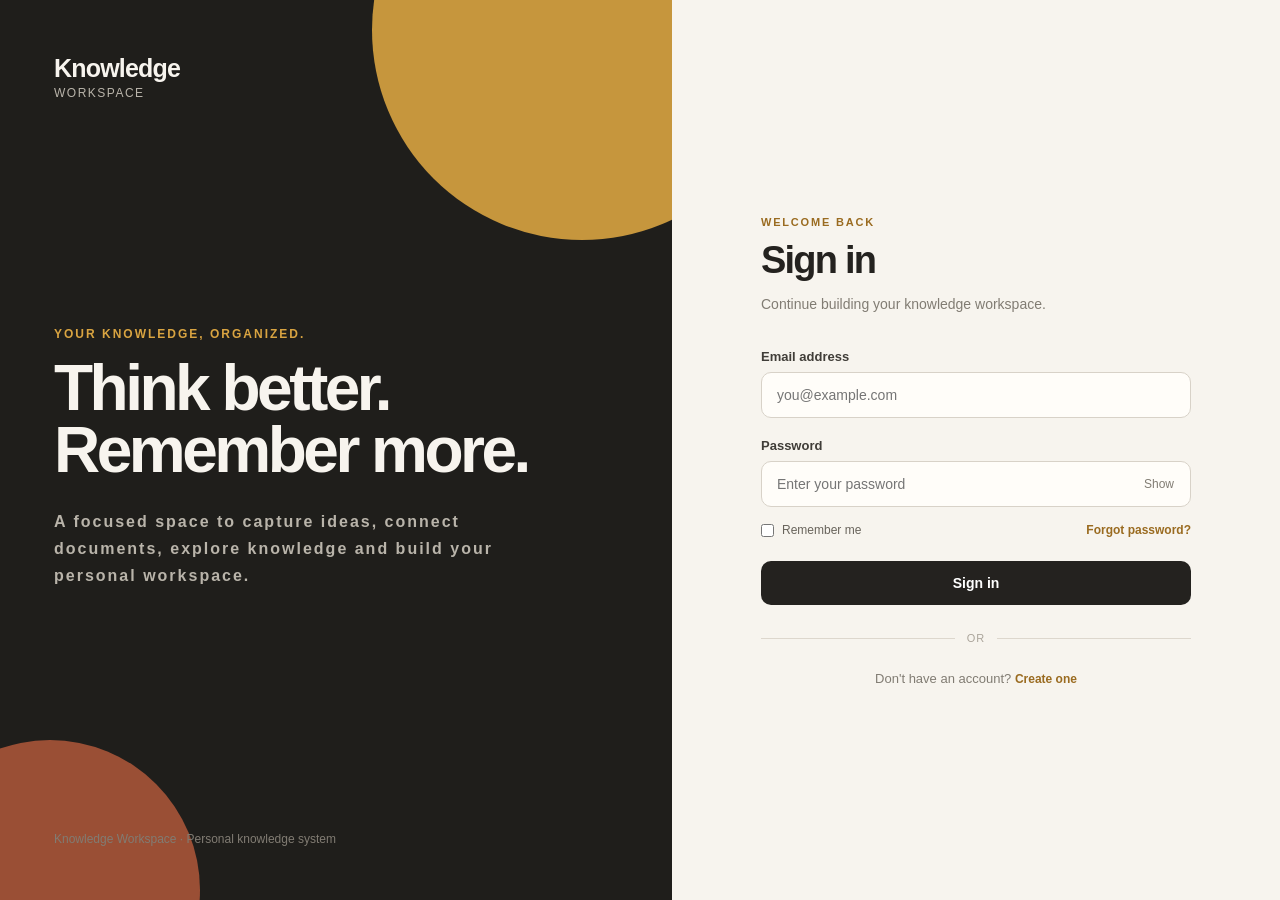
<file: mindmaps.html>
<!DOCTYPE html>
<html lang="en">
<head>
    <meta charset="UTF-8">
    <meta
        name="viewport"
        content="width=device-width, initial-scale=1.0"
    >
    <title>Mind Maps — Knowledge Workspace</title>
    <link rel="stylesheet" href="css/style.css">
    <link rel="stylesheet" href="css/layout.css">
    <link rel="stylesheet" href="css/components.css">
    <link rel="stylesheet" href="css/documents.css">
</head>

<body>

    <div class="app">

        <aside class="sidebar">

            <div class="brand">
                <h2>Knowledge</h2>
                <span>Workspace</span>
            </div>

            <nav class="sidebar-nav">

                <button
                    class="nav-item"
                    type="button"
                    onclick="window.location.href='index.html'"
                >
                    <span>
                        <svg viewBox="0 0 24 24" aria-hidden="true">
                            <path d="M3 10.5L12 3l9 7.5"></path>
                            <path d="M5.5 9.5V21h13V9.5"></path>
                            <path d="M9.5 21v-6h5v6"></path>
                        </svg>
                    </span>
                    Dashboard
                </button>

                <button
                    class="nav-item"
                    type="button"
                    onclick="window.location.href='documents.html'"
                >
                    <span>
                        <svg viewBox="0 0 24 24" aria-hidden="true">
                            <path d="M6 3h9l4 4v14H6z"></path>
                            <path d="M14 3v5h5"></path>
                            <path d="M9 13h6"></path>
                            <path d="M9 17h6"></path>
                        </svg>
                    </span>
                    Documents
                </button>

                <button
                    class="nav-item active"
                    type="button"
                >
                    <span>
                        <svg viewBox="0 0 24 24" aria-hidden="true">
                            <circle cx="12" cy="5" r="2"></circle>
                            <circle cx="6" cy="17" r="2"></circle>
                            <circle cx="18" cy="17" r="2"></circle>
                            <path d="M12 7v5"></path>
                            <path d="M12 12L6 15"></path>
                            <path d="M12 12l6 3"></path>
                        </svg>
                    </span>
                    Mind Maps
                </button>

                <button
                    class="nav-item"
                    type="button"
                    onclick="window.location.href='favorites.html'"
                >
                    <span>
                        <svg viewBox="0 0 24 24" aria-hidden="true">
                            <path d="M12 3.5l2.6 5.3 5.9.9-4.3 4.2 1 5.9-5.2-2.8-5.2 2.8 1-5.9-4.3-4.2 5.9-.9z"></path>
                        </svg>
                    </span>
                    Favorites
                </button>

                <button
                    class="nav-item"
                    type="button"
                    onclick="window.location.href='trash.html'"
                >
                    <span>
                        <svg viewBox="0 0 24 24" aria-hidden="true">
                            <path d="M5 7h14"></path>
                            <path d="M9 7V4h6v3"></path>
                            <path d="M7 7l1 14h8l1-14"></path>
                            <path d="M10 11v6"></path>
                            <path d="M14 11v6"></path>
                        </svg>
                    </span>
                    Trash
                </button>

            </nav>

        </aside>

        <main class="main-content">

            <header class="topbar">

                <div class="search-container">
                    <input
                        type="text"
                        id="searchInput"
                        placeholder="Search your knowledge..."
                        autocomplete="off"
                    >
                </div>

                <div class="topbar-actions">

                    <button
                        id="themeToggle"
                        title="Toggle theme"
                        type="button"
                    >
                        <svg
                            viewBox="0 0 24 24"
                            aria-hidden="true"
                        >
                            <path d="M20 15.5A8.5 8.5 0 0 1 8.5 4 8.5 8.5 0 1 0 20 15.5z"></path>
                        </svg>
                    </button>

                    <button
                        id="profileBtn"
                        title="Profile"
                        type="button"
                    >
                        <svg
                            viewBox="0 0 24 24"
                            aria-hidden="true"
                        >
                            <circle
                                cx="12"
                                cy="8"
                                r="3.5"
                            ></circle>
                            <path d="M5 20a7 7 0 0 1 14 0"></path>
                        </svg>
                    </button>

                </div>

            </header>

            <section class="documents-page">

                <div class="documents-header">

                    <div>
                        <div class="documents-eyebrow">
                            VISUALIZE YOUR KNOWLEDGE
                        </div>

                        <h1>
                            Mind Maps
                        </h1>

                        <p>
                            Explore documents built around connected ideas.
                        </p>
                    </div>

                    <div class="documents-count">
                        <strong id="documentCount">0</strong>
                        <span>mind maps</span>
                    </div>

                </div>

                <div
                    class="document-library-grid"
                    id="mindMapsGrid"
                >
                </div>

            </section>

        </main>

    </div>

    <script type="module">
        import {requireLogin} from "./js/auth/auth.js";

        requireLogin();
    </script>

    <script
        type="module"
        src="js/app.js"
    ></script>

</body>
</html>
</file>
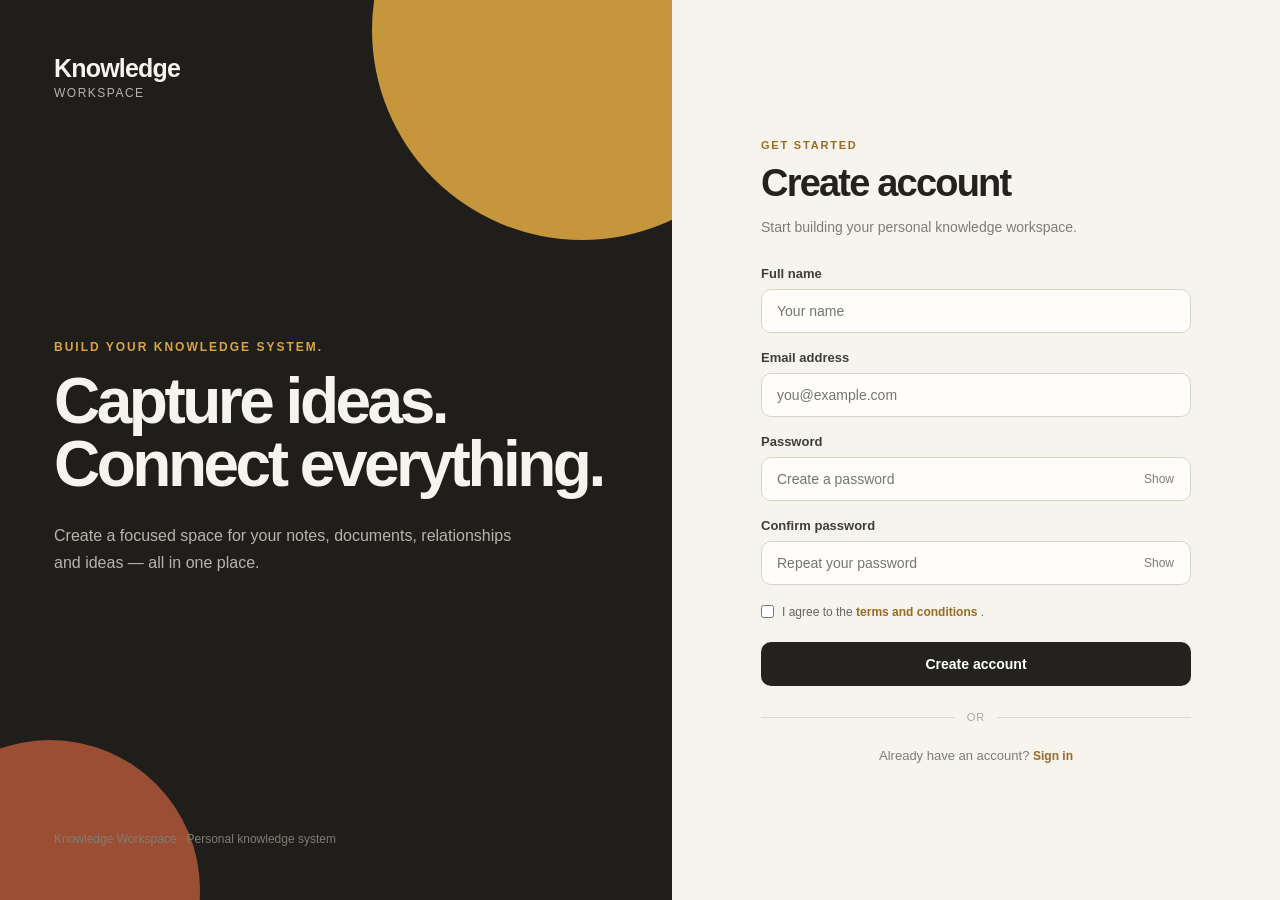
<file: signup.html>
<!DOCTYPE html>
<html lang="en">

<head>
    <meta charset="UTF-8">

    <meta
        name="viewport"
        content="width=device-width, initial-scale=1.0"
    >

    <title>Sign Up — Knowledge Workspace</title>

    <link rel="stylesheet" href="css/style.css">
    <link rel="stylesheet" href="css/layout.css">
    <link rel="stylesheet" href="css/components.css">

    <style>
        .auth-page {
            min-height: 100vh;
            display: grid;
            grid-template-columns: 1.05fr 0.95fr;
            background: #F7F4EE;
        }

        .auth-visual {
            position: relative;
            overflow: hidden;
            min-height: 100vh;
            padding: 54px;
            display: flex;
            flex-direction: column;
            justify-content: space-between;
            background: #1F1E1B;
            color: #F7F4EE;
        }

        .auth-visual::before,
        .auth-visual::after {
            content: "";
            position: absolute;
            border-radius: 50%;
            pointer-events: none;
        }

        .auth-visual::before {
            width: 420px;
            height: 420px;
            top: -180px;
            right: -120px;
            background: #D9A441;
            opacity: 0.9;
        }

        .auth-visual::after {
            width: 300px;
            height: 300px;
            bottom: -140px;
            left: -100px;
            background: #B95C3D;
            opacity: 0.8;
        }

        .auth-brand {
            position: relative;
            z-index: 1;
        }

        .auth-brand h2 {
            margin: 0;
            font-size: 25px;
            font-weight: 700;
            letter-spacing: -0.8px;
        }

        .auth-brand span {
            display: block;
            margin-top: 3px;
            font-size: 12px;
            color: #B9B4AA;
            letter-spacing: 1.5px;
            text-transform: uppercase;
        }

        .auth-visual-content {
            position: relative;
            z-index: 1;
            max-width: 580px;
        }

        .auth-visual-content p {
            margin: 0 0 16px;
            color: #D9A441;
            font-size: 12px;
            font-weight: 700;
            letter-spacing: 2px;
        }

        .auth-visual-content h1 {
            margin: 0;
            max-width: 620px;
            font-size: clamp(44px, 5vw, 76px);
            line-height: 0.98;
            letter-spacing: -3.5px;
            font-weight: 700;
        }

        .auth-description {
            max-width: 470px;
            margin-top: 26px !important;
            color: #B9B4AA !important;
            font-size: 16px !important;
            line-height: 1.7;
            font-weight: 400 !important;
            letter-spacing: 0 !important;
        }

        .auth-visual-footer {
            position: relative;
            z-index: 1;
            color: #817C73;
            font-size: 12px;
        }

        .auth-form-side {
            min-height: 100vh;
            display: flex;
            align-items: center;
            justify-content: center;
            padding: 48px;
        }

        .auth-card {
            width: min(430px, 100%);
            animation: authCardIn 0.6s ease both;
        }

        .auth-card-header {
            margin-bottom: 28px;
        }

        .auth-card-header .eyebrow {
            margin: 0 0 10px;
            color: #9A6B20;
            font-size: 11px;
            font-weight: 700;
            letter-spacing: 1.8px;
        }

        .auth-card-header h2 {
            margin: 0;
            color: #24221F;
            font-size: 38px;
            line-height: 1.05;
            letter-spacing: -1.8px;
        }

        .auth-card-header p {
            margin: 12px 0 0;
            color: #817C73;
            font-size: 14px;
            line-height: 1.6;
        }

        .auth-form {
            display: flex;
            flex-direction: column;
            gap: 17px;
        }

        .auth-field {
            display: flex;
            flex-direction: column;
            gap: 8px;
        }

        .auth-field label {
            color: #403D38;
            font-size: 13px;
            font-weight: 600;
        }

        .auth-input-wrap {
            position: relative;
        }

        .auth-input {
            width: 100%;
            box-sizing: border-box;
            padding: 13px 15px;
            border: 1px solid #D8D2C8;
            border-radius: 10px;
            background: #FFFDF9;
            color: #24221F;
            font: inherit;
            font-size: 14px;
            outline: none;
            transition:
                border-color 0.2s ease,
                box-shadow 0.2s ease,
                background 0.2s ease;
        }

        .auth-input:focus {
            border-color: #B98A3D;
            background: #FFFFFF;
            box-shadow: 0 0 0 4px rgba(185, 138, 61, 0.12);
        }

        .auth-password-input {
            padding-right: 82px;
        }

        .password-toggle {
            position: absolute;
            top: 50%;
            right: 12px;
            transform: translateY(-50%);
            border: 0;
            background: transparent;
            color: #817C73;
            font: inherit;
            font-size: 12px;
            cursor: pointer;
            padding: 5px;
        }

        .password-toggle:hover {
            color: #24221F;
        }

        .terms-option {
            display: flex;
            align-items: flex-start;
            gap: 8px;
            color: #68635B;
            font-size: 12px;
            line-height: 1.5;
            cursor: pointer;
            margin-top: 1px;
        }

        .terms-option input {
            margin-top: 2px;
            accent-color: #9A6B20;
        }

        .terms-option a {
            color: #9A6B20;
            text-decoration: none;
            font-weight: 600;
        }

        .terms-option a:hover {
            text-decoration: underline;
        }

        .auth-submit {
            width: 100%;
            margin-top: 4px;
            padding: 14px 18px;
            border: 0;
            border-radius: 10px;
            background: #24221F;
            color: #FFFFFF;
            font: inherit;
            font-size: 14px;
            font-weight: 600;
            cursor: pointer;
            transition:
                transform 0.2s ease,
                background 0.2s ease,
                box-shadow 0.2s ease;
        }

        .auth-submit:hover {
            background: #35322D;
            transform: translateY(-2px);
            box-shadow: 0 8px 20px rgba(36, 34, 31, 0.16);
        }

        .auth-submit:active {
            transform: translateY(0);
        }

        .auth-divider {
            display: flex;
            align-items: center;
            gap: 12px;
            margin: 25px 0;
            color: #AAA49A;
            font-size: 11px;
            text-transform: uppercase;
            letter-spacing: 1px;
        }

        .auth-divider::before,
        .auth-divider::after {
            content: "";
            flex: 1;
            height: 1px;
            background: #DDD7CD;
        }

        .auth-login {
            text-align: center;
            color: #817C73;
            font-size: 13px;
        }

        .login-link {
            color: #9A6B20;
            text-decoration: none;
            font-size: 12px;
            font-weight: 600;
        }

        .login-link:hover {
            text-decoration: underline;
        }

        .auth-error {
            display: none;
            padding: 11px 13px;
            border-left: 3px solid #B95C3D;
            background: #F8EDE8;
            color: #8C432E;
            font-size: 12px;
            line-height: 1.5;
        }

        .auth-error.visible {
            display: block;
            animation: authErrorIn 0.25s ease both;
        }

        @keyframes authCardIn {
            from {
                opacity: 0;
                transform: translateY(18px);
            }

            to {
                opacity: 1;
                transform: translateY(0);
            }
        }

        @keyframes authErrorIn {
            from {
                opacity: 0;
                transform: translateY(-4px);
            }

            to {
                opacity: 1;
                transform: translateY(0);
            }
        }

        @media (max-width: 900px) {
            .auth-page {
                grid-template-columns: 1fr;
            }

            .auth-visual {
                min-height: auto;
                padding: 32px;
            }

            .auth-visual-content {
                margin: 80px 0 60px;
            }

            .auth-visual-content h1 {
                font-size: 54px;
            }

            .auth-form-side {
                min-height: auto;
                padding: 48px 28px 64px;
            }
        }

        @media (max-width: 600px) {
            .auth-visual {
                padding: 24px;
            }

            .auth-visual-content {
                margin: 60px 0 45px;
            }

            .auth-visual-content h1 {
                font-size: 43px;
                letter-spacing: -2.2px;
            }

            .auth-description {
                font-size: 14px !important;
            }

            .auth-form-side {
                padding: 40px 20px 55px;
            }

            .auth-card-header h2 {
                font-size: 32px;
            }
        }
    </style>
</head>

<body>

    <main class="auth-page">

        <section class="auth-visual">

            <div class="auth-brand">
                <h2>Knowledge</h2>
                <span>Workspace</span>
            </div>

            <div class="auth-visual-content">

                <p>BUILD YOUR KNOWLEDGE SYSTEM.</p>

                <h1>
                    Capture ideas.
                    Connect everything.
                </h1>

                <p class="auth-description">
                    Create a focused space for your notes, documents,
                    relationships and ideas — all in one place.
                </p>

            </div>

            <div class="auth-visual-footer">
                Knowledge Workspace · Personal knowledge system
            </div>

        </section>

        <section class="auth-form-side">

            <div class="auth-card">

                <header class="auth-card-header">

                    <p class="eyebrow">
                        GET STARTED
                    </p>

                    <h2>
                        Create account
                    </h2>

                    <p>
                        Start building your personal knowledge workspace.
                    </p>

                </header>

                <form
                    id="signupForm"
                    class="auth-form"
                >

                    <div class="auth-field">

                        <label for="signupName">
                            Full name
                        </label>

                        <input
                            id="signupName"
                            class="auth-input"
                            type="text"
                            placeholder="Your name"
                            autocomplete="name"
                            required
                        >

                    </div>

                    <div class="auth-field">

                        <label for="signupEmail">
                            Email address
                        </label>

                        <input
                            id="signupEmail"
                            class="auth-input"
                            type="email"
                            placeholder="you@example.com"
                            autocomplete="email"
                            required
                        >

                    </div>

                    <div class="auth-field">

                        <label for="signupPassword">
                            Password
                        </label>

                        <div class="auth-input-wrap">

                            <input
                                id="signupPassword"
                                class="auth-input auth-password-input"
                                type="password"
                                placeholder="Create a password"
                                autocomplete="new-password"
                                minlength="8"
                                required
                            >

                            <button
                                id="passwordToggle"
                                class="password-toggle"
                                type="button"
                            >
                                Show
                            </button>

                        </div>

                    </div>

                    <div class="auth-field">

                        <label for="confirmPassword">
                            Confirm password
                        </label>

                        <div class="auth-input-wrap">

                            <input
                                id="confirmPassword"
                                class="auth-input auth-password-input"
                                type="password"
                                placeholder="Repeat your password"
                                autocomplete="new-password"
                                minlength="8"
                                required
                            >

                            <button
                                id="confirmPasswordToggle"
                                class="password-toggle"
                                type="button"
                            >
                                Show
                            </button>

                        </div>

                    </div>

                    <div
                        id="signupError"
                        class="auth-error"
                    ></div>

                    <label class="terms-option">

                        <input
                            id="termsCheckbox"
                            type="checkbox"
                            required
                        >

                        <span>
                            I agree to the
                            <a href="#" id="termsLink">
                                terms and conditions
                            </a>.
                        </span>

                    </label>

                    <button
                        class="auth-submit"
                        type="submit"
                    >
                        Create account
                    </button>

                </form>

                <div class="auth-divider">
                    <span>or</span>
                </div>

                <p class="auth-login">
                    Already have an account?
                    <a
                        href="login.html"
                        class="login-link"
                    >
                        Sign in
                    </a>
                </p>

            </div>

        </section>

    </main>

    <script type="module">
        import {signupUser} from "./js/auth/auth.js";

        const signupForm =
            document.getElementById("signupForm");

        const signupPassword =
            document.getElementById("signupPassword");

        const confirmPassword =
            document.getElementById("confirmPassword");

        const passwordToggle =
            document.getElementById("passwordToggle");

        const confirmPasswordToggle =
            document.getElementById("confirmPasswordToggle");

        const signupError =
            document.getElementById("signupError");

        passwordToggle.addEventListener(
            "click",
            () => {

                const isPassword =
                    signupPassword.type === "password";

                signupPassword.type =
                    isPassword ? "text" : "password";

                passwordToggle.textContent =
                    isPassword ? "Hide" : "Show";
            }
        );

        confirmPasswordToggle.addEventListener(
            "click",
            () => {

                const isPassword =
                    confirmPassword.type === "password";

                confirmPassword.type =
                    isPassword ? "text" : "password";

                confirmPasswordToggle.textContent =
                    isPassword ? "Hide" : "Show";
            }
        );

        signupForm.addEventListener(
            "submit",
            event => {

                event.preventDefault();

                signupError.classList.remove(
                    "visible"
                );

                if(!signupForm.checkValidity()){

                    signupError.textContent =
                        "Please complete all required fields correctly.";

                    signupError.classList.add(
                        "visible"
                    );

                    return;
                }

                if(
                    signupPassword.value !==
                    confirmPassword.value
                ){

                    signupError.textContent =
                        "Passwords do not match.";

                    signupError.classList.add(
                        "visible"
                    );

                    confirmPassword.focus();

                    return;
                }

                const name =
                    document.getElementById("signupName").value.trim();

                const email =
                    document.getElementById("signupEmail").value.trim();

                const result =
                    signupUser(
                        name,
                        email,
                        signupPassword.value
                    );

                if(!result.success){

                    signupError.textContent =
                        result.message;

                    signupError.classList.add(
                        "visible"
                    );

                    return;
                }

                window.location.href =
                    "login.html";
            }
        );

        document
            .getElementById("termsLink")
            .addEventListener(
                "click",
                event => {

                    event.preventDefault();

                    signupError.textContent =
                        "Terms and conditions will be added when the authentication backend is implemented.";

                    signupError.classList.add(
                        "visible"
                    );
                }
            );
    </script>

</body>

</html>
</file>
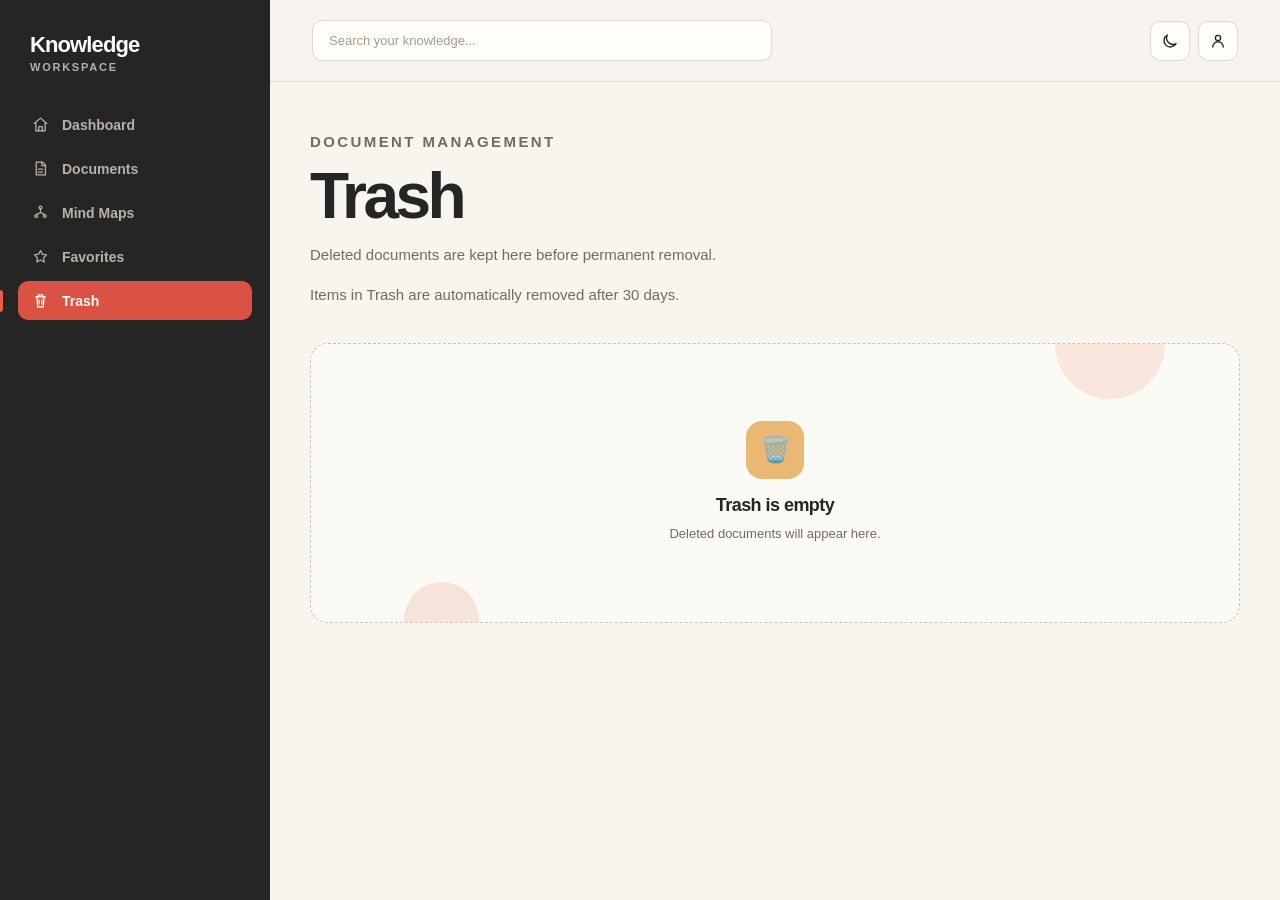
<file: trash.html>
<!DOCTYPE html>
<html lang="en">

<head>
    <meta charset="UTF-8">

    <meta
        name="viewport"
        content="width=device-width, initial-scale=1.0"
    >

    <title>Trash — Knowledge Workspace</title>

    <link rel="stylesheet" href="css/style.css">
    <link rel="stylesheet" href="css/layout.css">
    <link rel="stylesheet" href="css/components.css">
    <link rel="stylesheet" href="css/documents.css">
</head>

<body>

    <div class="app">

        <aside class="sidebar">

            <div class="brand">
                <h2>Knowledge</h2>
                <span>Workspace</span>
            </div>

            <nav class="sidebar-nav">

                <button
                    class="nav-item"
                    type="button"
                    onclick="window.location.href='index.html'"
                >
                    <span>
                        <svg viewBox="0 0 24 24" aria-hidden="true">
                            <path d="M3 10.5L12 3l9 7.5"></path>
                            <path d="M5.5 9.5V21h13V9.5"></path>
                            <path d="M9.5 21v-6h5v6"></path>
                        </svg>
                    </span>

                    Dashboard
                </button>

                <button
                    class="nav-item"
                    type="button"
                    onclick="window.location.href='documents.html'"
                >
                    <span>
                        <svg viewBox="0 0 24 24" aria-hidden="true">
                            <path d="M6 3h9l4 4v14H6z"></path>
                            <path d="M14 3v5h5"></path>
                            <path d="M9 13h6"></path>
                            <path d="M9 17h6"></path>
                        </svg>
                    </span>

                    Documents
                </button>

                <button
                    class="nav-item"
                    type="button"
                >
                    <span>
                        <svg viewBox="0 0 24 24" aria-hidden="true">
                            <circle cx="12" cy="5" r="2"></circle>
                            <circle cx="6" cy="17" r="2"></circle>
                            <circle cx="18" cy="17" r="2"></circle>
                            <path d="M12 7v5"></path>
                            <path d="M12 12L6 15"></path>
                            <path d="M12 12l6 3"></path>
                        </svg>
                    </span>

                    Mind Maps
                </button>

                <button
                    class="nav-item"
                    type="button"
                >
                    <span>
                        <svg viewBox="0 0 24 24" aria-hidden="true">
                            <path d="M12 3.5l2.6 5.3 5.9.9-4.3 4.2 1 5.9-5.2-2.8-5.2 2.8 1-5.9-4.3-4.2 5.9-.9z"></path>
                        </svg>
                    </span>

                    Favorites
                </button>

                <button
                    class="nav-item active"
                    type="button"
                >
                    <span>
                        <svg viewBox="0 0 24 24" aria-hidden="true">
                            <path d="M5 7h14"></path>
                            <path d="M9 7V4h6v3"></path>
                            <path d="M7 7l1 14h8l1-14"></path>
                            <path d="M10 11v6"></path>
                            <path d="M14 11v6"></path>
                        </svg>
                    </span>

                    Trash
                </button>

            </nav>

            

        </aside>

        <main class="main-content">

            <header class="topbar">

                <div class="search-container">
                    <input
                        type="text"
                        placeholder="Search your knowledge..."
                    >
                </div>

                <div class="topbar-actions">

                    <button
                        id="themeToggle"
                        title="Toggle theme"
                    >
                        <svg
                            viewBox="0 0 24 24"
                            aria-hidden="true"
                        >
                            <path d="M20 15.5A8.5 8.5 0 0 1 8.5 4 8.5 8.5 0 1 0 20 15.5z"></path>
                        </svg>
                    </button>

                    <button
                        id="profileBtn"
                        title="Profile"
                    >
                        <svg
                            viewBox="0 0 24 24"
                            aria-hidden="true"
                        >
                            <circle
                                cx="12"
                                cy="8"
                                r="3.5"
                            ></circle>

                            <path d="M5 20a7 7 0 0 1 14 0"></path>
                        </svg>
                    </button>

                </div>

            </header>

            <section class="documents-page">

                <header class="documents-header">

                    <div>

                        <p class="documents-eyebrow">
                            DOCUMENT MANAGEMENT
                        </p>

                        <h1>
                            Trash
                        </h1>

                        <p>
                            Deleted documents are kept here before permanent removal.
                        </p>
                        <p class="trash-retention-note">
                            Items in Trash are automatically removed after 30 days.
                        </p>
                    </div>

                </header>

                <section>

                    <div
                        id="trashGrid"
                        class="document-grid"
                    ></div>

                </section>

            </section>

        </main>

    </div>
    <div
        id="modalBackdrop"
        class="modal-backdrop"
    >
        <div
            id="modal"
            class="modal"
            role="dialog"
            aria-modal="true"
        >
            <div class="modal-header">
                <h3 id="modalTitle"></h3>
                <button
                    id="modalClose"
                    type="button"
                    aria-label="Close"
                >
                    ×
                </button>
            </div>

            <p id="modalDescription"></p>

            <input
                id="modalInput"
                type="text"
                autocomplete="off"
            >

            <div class="modal-actions">
                <button
                    id="modalCancel"
                    class="secondary-btn"
                    type="button"
                >
                    Cancel
                </button>

                <button
                    id="modalConfirm"
                    class="primary-btn"
                    type="button"
                >
                    Confirm
                </button>
            </div>
        </div>
    </div>
    <div
        id="toastContainer"
        class="toast-container"
    ></div>
    <script type="module" src="js/app.js"></script>

</body>

</html>
</file>
<file: css/style.css>
* {
    margin: 0;
    padding: 0;
    box-sizing: border-box;
}

html {
    scroll-behavior: smooth;
}

body {
    font-family: Arial, Helvetica, sans-serif;
    background: #F8F4EE;
    color: #252525;
    min-height: 100vh;
}

h1,
h2,
h3,
h4,
p {
    margin: 0;
}

h1,
h2,
h3 {
    letter-spacing: -0.03em;
}

button,
input,
textarea {
    font: inherit;
}

button {
    border: none;
    cursor: pointer;
}

::-webkit-scrollbar {
    width: 8px;
}

::-webkit-scrollbar-track {
    background: transparent;
}

::-webkit-scrollbar-thumb {
    background: #D8CEC1;
    border-radius: 20px;
}

::-webkit-scrollbar-thumb:hover {
    background: #BBAE9F;
}

::selection {
    background: #E85D4A;
    color: #FFFDF8;
}

button,
a,
input,
.document-card,
.workspace-item,
.folder-item {
    transition:
        background-color 180ms ease,
        color 180ms ease,
        border-color 180ms ease,
        transform 180ms ease,
        box-shadow 180ms ease,
        opacity 180ms ease;
}

/* Mind Map */

.mindmap-widget {
    position: fixed;
    right: 28px;
    bottom: 28px;
    z-index: 100;
}

.mindmap-toggle {
    height: 52px;
    display: flex;
    align-items: center;
    justify-content: center;
    gap: 9px;
    padding: 0 18px;
    border: 1px solid #252525;
    border-radius: 26px;
    background: #252525;
    color: #FFFDF8;
    font-family: Arial, Helvetica, sans-serif;
    font-size: 13px;
    font-weight: 700;
    cursor: pointer;
    box-shadow: 0 14px 35px rgba(37,37,37,0.16);
    transition:
        transform 180ms ease,
        box-shadow 180ms ease,
        background-color 180ms ease;
}

.mindmap-toggle:hover {
    transform: translateY(-3px);
    background: #E85D4A;
    border-color: #E85D4A;
    box-shadow: 0 18px 40px rgba(232,93,74,0.22);
}

.mindmap-toggle span:first-child {
    font-size: 19px;
}

.mindmap-panel {
    position: absolute;
    right: 0;
    bottom: 66px;
    width: min(1100px, calc(100vw - 48px));
    height: min(600px, calc(100vh - 120px));
    overflow: hidden;
    background: #FFFDF8;
    border: 1px solid #E5DDD2;
    border-radius: 18px;
    box-shadow: 0 30px 80px rgba(37,37,37,0.18);
    opacity: 0;
    visibility: hidden;
    transform: translateY(14px) scale(0.96);
    transform-origin: bottom right;
    transition:
        opacity 180ms ease,
        transform 180ms ease,
        visibility 180ms ease;
}

.mindmap-widget:hover .mindmap-panel {
    opacity: 1;
    visibility: visible;
    transform: translateY(0) scale(1);
}

.mindmap-svg {
    display: block;
    width: 100%;
    height: 100%;
    cursor: grab;
    pointer-events: auto;
    background:
        radial-gradient(
            circle at 50% 50%,
            rgba(255,253,248,0.95),
            transparent 48%
        ),
        #F3EDE5;
}

.mindmap-svg.dragging {
    cursor: grabbing;
}

.mindmap-line {
    fill: none;
    stroke: #C8BEB2;
    stroke-width: 1.8;
}

/* Workspace */

.mindmap-workspace .mindmap-card {
    fill: #252525;
    stroke: #252525;
    stroke-width: 2;
}

.mindmap-workspace .mindmap-eyebrow {
    fill: rgba(255,253,248,0.68);
    font-family: Arial, Helvetica, sans-serif;
    font-size: 19px;
    font-weight: 200;
    letter-spacing: 1.8px;
    pointer-events: none;
}

.mindmap-workspace .mindmap-title {
    fill: #FFFDF8 !important;
    font-family: Arial, Helvetica, sans-serif;
    font-size: 20px;
    font-weight: 900;
    pointer-events: none;
    width: auto;
}

/* Folder */

.mindmap-folder .mindmap-card {
    fill: #E85D4A;
    stroke: #C94738;
    stroke-width: 1.5;
}

.mindmap-folder .mindmap-card-title {
    fill: #FFFDF8;
}

/* Documents */

.mindmap-document .mindmap-card {
    fill: #FFFDF8;
    stroke: #CFC4B7;
    stroke-width: 1.5;
}

.mindmap-card-title {
    fill: #252525;
    font-family: Arial, Helvetica, sans-serif;
    font-size: 11px;
    font-weight: 600;
    pointer-events: none;
}

.mindmap-workspace .mindmap-card-title {
    fill: #FFFDF8 !important;
}

.mindmap-document .mindmap-card-title {
    fill: #252525;
}

/* Document icon */

.mindmap-document-icon {
    fill: #FBE3DC;
}

.mindmap-icon-text {
    fill: #C94738;
    font-family: Arial, Helvetica, sans-serif;
    font-size: 10px;
    font-weight: 800;
}

/* Nodes */

.mindmap-node {
    cursor: pointer;
    pointer-events: all;
}

.mindmap-node:hover {
    opacity: 0.9;
}

.mindmap-card {
    transition:
        stroke 160ms ease,
        opacity 160ms ease,
        filter 160ms ease;
}

.mindmap-node:hover .mindmap-card {
    opacity: 0.9;
}

/* Knowledge links */

.mindmap-link {
    stroke: #E85D4A;
    stroke-width: 2.4;
    stroke-dasharray: 7 5;
    opacity: 0.9;
    cursor: pointer;
    transition:
        opacity 160ms ease,
        stroke-width 160ms ease;
}

.mindmap-link-active {
    opacity: 1;
    stroke-width: 3.5;
}

/* Active document */

.mindmap-document.mindmap-node-active .mindmap-card {
    stroke: #E85D4A;
    stroke-width: 4;
    filter: drop-shadow(
        0 5px 10px rgba(232,93,74,0.28)
    );
}

.mindmap-node-active .mindmap-card {
    stroke: #E85D4A !important;
    stroke-width: 4 !important;
    filter: drop-shadow(
        0 5px 10px rgba(232,93,74,0.28)
    );
}

/* Legend */

.mindmap-legend {
    position: absolute;
    left: 18px;
    bottom: 18px;
    display: flex;
    gap: 16px;
    padding: 8px 11px;
    border: 1px solid #E5DDD2;
    border-radius: 9px;
    background: rgba(255,253,248,0.95);
    box-shadow: 0 8px 20px rgba(37,37,37,0.07);
    color: #4A4540;
    font-family: Arial, Helvetica, sans-serif;
    font-size: 10px;
    font-weight: 600;
}

.mindmap-legend span {
    display: flex;
    align-items: center;
    gap: 6px;
}

.mindmap-legend-line {
    display: inline-block;
    width: 20px;
    height: 2px;
    background: #C8BEB2;
}

.mindmap-legend-line.relationship {
    height: 0;
    border-top: 2px dashed #E85D4A;
    background: none;
}

@media (max-width: 800px) {
    .mindmap-panel {
        width: calc(100vw - 32px);
        height: 420px;
    }

    .mindmap-widget {
        right: 16px;
        bottom: 16px;
    }

    .mindmap-toggle-label {
        display: none;
    }

    .mindmap-toggle {
        width: 52px;
        padding: 0;
    }
}

@media (prefers-reduced-motion: reduce) {
    *,
    *::before,
    *::after {
        animation-duration: 0.01ms !important;
        animation-iteration-count: 1 !important;
        transition-duration: 0.01ms !important;
        scroll-behavior: auto !important;
    }

    .mindmap-toggle,
    .mindmap-panel,
    .mindmap-card {
        transition: none;
    }
}
.mindmap-workspace text {
    font-size: 15px;
}

.mindmap-folder text {
    font-size: 13px;
}

.mindmap-document text {
    font-size: 12px;
}
.mindmap-node text {
    font-size: 13px;
}

#documentFilters {
    display: flex;
    align-items: center;
    flex-wrap: wrap;
    gap: 10px;
}

#documentFilters .filter-instruction {
    width: 100%;
    margin-bottom: 4px;
    color: #77736C;
    font-family: Arial, Helvetica, sans-serif;
    font-size: 12px;
    line-height: 1.6;
}

#documentFilters #favoritesFilterBtn,
#documentFilters #recentFilterBtn {
    display: inline-flex;
    align-items: center;
    justify-content: center;
    gap: 7px;
    min-height: 38px;
    padding: 0 15px;
    border: 1px solid #E5DDD2;
    border-radius: 9px;
    background: #FFFDF8;
    color: #252525;
    font-family: Arial, Helvetica, sans-serif;
    font-size: 12px;
    font-weight: 700;
    cursor: pointer;
    transition: background-color 180ms ease, border-color 180ms ease, color 180ms ease, transform 180ms ease, box-shadow 180ms ease;
}

#documentFilters #favoritesFilterBtn:hover,
#documentFilters #recentFilterBtn:hover {
    border-color: #E85D4A;
    background: #FBE3DC;
    color: #252525;
    transform: translateY(-2px);
    box-shadow: 0 5px 14px rgba(37, 37, 37, 0.07);
}

#documentFilters #favoritesFilterBtn:active,
#documentFilters #recentFilterBtn:active {
    transform: translateY(0);
    box-shadow: none;
}

#documentFilters #favoritesFilterBtn:focus-visible,
#documentFilters #recentFilterBtn:focus-visible {
    outline: 2px solid #E85D4A;
    outline-offset: 3px;
}

@media (max-width: 600px) {
    #documentFilters {
        gap: 8px;
    }

    #documentFilters #favoritesFilterBtn,
    #documentFilters #recentFilterBtn {
        flex: 1;
        padding: 0 10px;
    }
}

@media (prefers-reduced-motion: reduce) {
    #documentFilters #favoritesFilterBtn,
    #documentFilters #recentFilterBtn {
        transition: none;
    }

    #documentFilters #favoritesFilterBtn:hover,
    #documentFilters #recentFilterBtn:hover {
        transform: none;
    }
}

#documentFilters #favoritesFilterBtn.active,
#documentFilters #recentFilterBtn.active,
#documentFilters #favoritesFilterBtn[aria-pressed="true"],
#documentFilters #recentFilterBtn[aria-pressed="true"] {
    background: #E85D4A;
    border-color: #E85D4A;
    color: #FFFDF8;
    box-shadow: 0 3px 0 #C94738;
}

#documentFilters #favoritesFilterBtn.active:hover,
#documentFilters #recentFilterBtn.active:hover,
#documentFilters #favoritesFilterBtn[aria-pressed="true"]:hover,
#documentFilters #recentFilterBtn[aria-pressed="true"]:hover {
    background: #D94F3D;
    border-color: #D94F3D;
    color: #FFFDF8;
}

#documentFilters #favoritesFilterBtn.active:active,
#documentFilters #recentFilterBtn.active:active {
    transform: translateY(1px);
    box-shadow: none;
}
#documentFilters {
    margin-bottom: 16px;
}
</file>
<file: css/layout.css>
.app {
    display: flex;
    min-height: 100vh;
}

.sidebar {
    width: 270px;
    min-width: 270px;
    height: 100vh;
    position: sticky;
    top: 0;
    display: flex;
    flex-direction: column;
    padding: 28px 18px;
    background: #252525;
    color: #FFFDF8;
    overflow-y: auto;
}

.brand {
    padding: 4px 12px 32px;
}

.brand h2 {
    font-size: 22px;
    font-weight: 800;
    letter-spacing: -0.04em;
}

.brand span {
    display: block;
    margin-top: 3px;
    color: #B9B1A7;
    font-size: 11px;
    font-weight: 700;
    letter-spacing: 0.16em;
    text-transform: uppercase;
}

.sidebar-nav {
    display: flex;
    flex-direction: column;
    gap: 5px;
}

.nav-item {
    width: 100%;
    display: flex;
    align-items: center;
    gap: 12px;
    padding: 11px 12px;
    border-radius: 10px;
    background: transparent;
    color: #B9B1A7;
    text-align: left;
    font-size: 14px;
    font-weight: 600;
}

.nav-item span {
    width: 20px;
    display: flex;
    justify-content: center;
    align-items: center;
    font-size: 16px;
}

.nav-item:hover {
    background: #34312F;
    color: #FFFDF8;
    transform: translateX(3px);
}

.nav-item.active {
    background: #D95243;
    color: #FFFDF8;
    
}

.sidebar-section {
    margin-top: 34px;
}

.section-header {
    display: flex;
    align-items: center;
    justify-content: space-between;
    padding: 0 10px;
    margin-bottom: 10px;
}

.section-header span {
    color: #817A72;
    font-size: 10px;
    font-weight: 800;
    letter-spacing: 0.14em;
}

.section-header button {
    width: 24px;
    height: 24px;
    display: flex;
    align-items: center;
    justify-content: center;
    border-radius: 7px;
    background: #34312F;
    color: #B9B1A7;
    font-size: 18px;
    line-height: 1;
}

.section-header button:hover {
    background: #E85D4A;
    color: #FFFDF8;
    transform: rotate(90deg);
}

.main-content {
    flex: 1;
    min-width: 0;
    min-height: 100vh;
    background: #F8F4EE;
}

.topbar {
    height: 82px;
    display: flex;
    align-items: center;
    justify-content: space-between;
    padding: 0 42px;
    border-bottom: 1px solid #E5DDD2;
    background: rgba(248, 244, 238, 0.94);
    position: sticky;
    top: 0;
    z-index: 20;
}

.search-container {
    width: min(460px, 50%);
}

.search-container input {
    width: 100%;
    padding: 12px 16px;
    border: 1px solid #E1D8CD;
    border-radius: 10px;
    outline: none;
    background: #FFFDF8;
    color: #252525;
    font-size: 13px;
}

.search-container input::placeholder {
    color: #A49B91;
}

.search-container input:focus {
    border-color: #E85D4A;
    box-shadow:
        0 0 0 3px rgba(232, 93, 74, 0.1);
}

.topbar-actions {
    display: flex;
    align-items: center;
    gap: 8px;
}

.topbar-actions button {
    width: 40px;
    height: 40px;
    display: flex;
    align-items: center;
    justify-content: center;
    border: 1px solid #E1D8CD;
    border-radius: 10px;
    background: #FFFDF8;
    color: #252525;
    font-size: 15px;
}

.topbar-actions button:hover {
    border-color: #E85D4A;
    color: #E85D4A;
    transform: translateY(-2px);
}

.dashboard {
    max-width: 1380px;
    margin: 0 auto;
    padding: 0px 42px 80px;
}

.dashboard-header {
    display: flex;
    align-items: flex-end;
    justify-content: space-between;
    gap: 40px;
    padding-bottom: 42px;
}

.dashboard-header > div {
    max-width: 700px;
}

.dashboard-header h1 {
    margin-top: 7px;
    font-size: clamp(38px, 4vw, 58px);
    line-height: 0.98;
    font-weight: 800;
}

.dashboard-header .subtitle {
    margin-top: 18px;
    color: #716B64;
    font-size: 16px;
}

@media (max-width: 900px) {
    .sidebar {
        width: 220px;
        min-width: 220px;
    }

    .topbar {
        padding: 0 24px;
    }

    .dashboard {
        padding: 40px 24px 60px;
    }

    .dashboard-header {
        align-items: flex-start;
        flex-direction: column;
    }
}

.sidebar-toggle-btn {
    display: none;
}

@media (max-width: 700px) {
    .sidebar-toggle-btn {
        display: flex;
        align-items: center;
        justify-content: center;
        width: 40px;
        height: 40px;
        margin-bottom: 18px;
        border: none;
        border-radius: 10px;
        background: #F8F4EE;
        color: #252525;
        cursor: pointer;
        flex-shrink: 0;
    }

    .sidebar {
        position: fixed !important;
        top: 0 !important;
        left: 0 !important;
        width: 280px !important;
        min-width: 280px !important;
        height: 100vh !important;
        z-index: 9999 !important;
        transform: translateX(-100%) !important;
        transition: transform 0.3s ease !important;
    }

    .sidebar.mobile-open {
        transform: translateX(0) !important;
    }
}
</file>
<file: css/components.css>
.eyebrow {

  color: #E85D4A;

  font-size: 11px;

  font-weight: 800;

  letter-spacing: 0.16em;

  text-transform: uppercase;

}



.primary-btn {

  display: inline-flex;

  align-items: center;

  justify-content: center;

  gap: 9px;

  padding: 12px 18px;

  border-radius: 10px;

  background: #252525;

  color: #FFFDF8;

  font-size: 13px;

  font-weight: 700;

  box-shadow: 0 5px 0 #D8CEC1;

  transition:

    transform 180ms ease,

    box-shadow 180ms ease,

    background-color 180ms ease;

}



.primary-btn span {

  font-size: 18px;

  line-height: 1;

}



.primary-btn:hover {

  transform: translateY(-3px);

  background: #E85D4A;

  box-shadow: 0 8px 0 #D8CEC1;

}



.primary-btn:active {

  transform: translateY(1px);

  box-shadow: 0 3px 0 #D8CEC1;

}



.quick-actions {

  display: grid;

  grid-template-columns: 1.35fr 1fr 0.85fr;

  gap: 16px;

  margin-bottom: 70px;

  animation: fadeUp 500ms ease 80ms both;

}



.quick-card {

  position: relative;

  min-height: 170px;

  display: flex;

  flex-direction: column;

  align-items: flex-start;

  justify-content: flex-end;

  padding: 26px;

  border: 1px solid #E5DDD2;

  border-radius: 16px;

  background: #FFFDF8;

  color: #252525;

  text-align: left;

  overflow: hidden;

  cursor: pointer;

  transition:

    transform 220ms cubic-bezier(0.2, 0.8, 0.2, 1),

    border-color 220ms ease,

    box-shadow 220ms ease;

}



.quick-card:first-child {

  background: #252525;

  color: #FFFDF8;

  border-color: #252525;

}



.quick-card:first-child small {

  color: #B9B1A7;

}



.quick-card:first-child > span {

  background: #F8F4EE;

  color: #252525;

}



.quick-card:nth-child(2) {

  background: #FBE3DC;

}



.quick-card:nth-child(3) {

  background: #F3E3DC;

}



.quick-card::before {

  content: "";

  position: absolute;

  width: 120px;

  height: 120px;

  top: -45px;

  right: -30px;

  border-radius: 45% 55% 50% 50%;

  background: #E9B872;

  opacity: 0.75;

  transition: transform 300ms ease;

}



.quick-card:nth-child(2)::before {

  background: #F2B8A7;

}



.quick-card:nth-child(3)::before {

  background: #D9826B;

}



.quick-card:hover {

  transform: translateY(-5px);

  border-color: #E85D4A;

  box-shadow: 0 12px 30px rgba(37, 37, 37, 0.09);

}



.quick-card:hover::before {

  transform: scale(1.3) rotate(15deg);

}



.quick-card > span {

  position: relative;

  z-index: 1;

  width: 42px;

  height: 42px;

  display: flex;

  align-items: center;

  justify-content: center;

  margin-bottom: auto;

  border-radius: 11px;

  background: #F8F4EE;

  color: #252525;

  font-size: 20px;

}



.quick-card strong {

  position: relative;

  z-index: 1;

  font-size: 16px;

  font-weight: 750;

}



.quick-card small {

  position: relative;

  z-index: 1;

  margin-top: 5px;

  color: #716B64;

  font-size: 12px;

}



.content-section {

  margin-top: 10px;

  animation: fadeUp 500ms ease 160ms both;

}



.section-title {

  display: flex;

  align-items: flex-end;

  justify-content: space-between;

  margin-bottom: 20px;

}



.section-title h2 {

  font-size: 25px;

  font-weight: 800;

}



.section-title p {

  margin-top: 5px;

  color: #716B64;

  font-size: 13px;

}



.text-btn {

  background: transparent;

  color: #252525;

  font-size: 13px;

  font-weight: 700;

}



.text-btn:hover {

  color: #E85D4A;

  transform: translateX(4px);

}



.document-grid {

  display: grid;

  grid-template-columns: repeat(auto-fill, minmax(240px, 1fr));

  gap: 16px;

  align-items: stretch;

}



.document-card {

  position: relative;

  min-height: 205px;

  display: flex;

  flex-direction: column;

  padding: 24px;

  border: 1px solid #E5DDD2;

  border-radius: 16px;

  background: #FFFDF8;

  color: #252525;

  cursor: pointer;

  overflow: hidden;

  animation: scaleIn 300ms ease both;

  transition:

    transform 220ms cubic-bezier(0.2, 0.8, 0.2, 1),

    border-color 220ms ease,

    box-shadow 220ms ease;

}



.document-card::after {

  content: "";

  position: absolute;

  width: 7px;

  height: 7px;

  top: 18px;

  right: 18px;

  border-radius: 50%;

  background: #E85D4A;

}



.document-card::before {

  content: "";

  position: absolute;

  left: 0;

  bottom: 0;

  width: 100%;

  height: 3px;

  background: #E5DDD2;

  transform: scaleX(0);

  transform-origin: left;

  transition: transform 250ms ease;

}



.document-card:hover {

  transform: translateY(-6px) rotate(-0.3deg);

  border-color: #E85D4A;

  box-shadow: 0 14px 30px rgba(37, 37, 37, 0.08);

}



.document-card:hover::before {

  transform: scaleX(1);

}



.document-card:nth-child(even):hover {

  transform: translateY(-6px) rotate(0.3deg);

}



.document-card:nth-child(3n + 1)::before {

  background: #E9B872;

}



.document-card:nth-child(3n + 2)::before {

  background: #E85D4A;

}



.document-card:nth-child(3n)::before {

  background: #D9826B;

}



.document-card.active {

  border: 2px solid #E85D4A;

}



.document-icon {

  position: relative;

  width: 44px;

  height: 44px;

  display: flex;

  align-items: center;

  justify-content: center;

  margin-bottom: 30px;

  border-radius: 11px;

  background: #FBE3DC;

  color: #E85D4A;

  font-size: 20px;

  overflow: hidden;

  transition:

    transform 220ms cubic-bezier(0.2, 0.8, 0.2, 1);

}



.document-icon::after {

  content: "";

  position: absolute;

  width: 18px;

  height: 18px;

  top: -7px;

  right: -7px;

  border-radius: 50%;

  background: #E9B872;

  opacity: 0.7;

}



.document-card:nth-child(3n + 2) .document-icon {

  background: #FBE3DC;

}



.document-card:nth-child(3n) .document-icon {

  background: #F3E3DC;

}



.document-card:hover .document-icon {

  transform: rotate(-4deg) scale(1.06);

}



.document-info {

  min-width: 0;

}



.document-info h3 {

  max-width: 85%;

  font-size: 17px;

  font-weight: 750;

  line-height: 1.2;

  overflow: hidden;

  text-overflow: ellipsis;

  white-space: nowrap;

}



.document-info p {

  display: inline-flex;

  align-items: center;

  gap: 5px;

  margin-top: 7px;

  color: #716B64;

  font-size: 12px;

}



.document-info p::before {

  content: "";

  width: 5px;

  height: 5px;

  border-radius: 50%;

  background: #E85D4A;

}



.document-card-top {

  display: flex;

  align-items: flex-start;

  justify-content: space-between;

}



.favorite-document-btn {

  width: 32px;

  height: 32px;

  display: grid;

  place-items: center;

  border: none;

  background: transparent;

  color: #888;

  cursor: pointer;

  font-size: 19px;

  line-height: 1;

  transition: color 160ms ease, transform 160ms ease;

}



.favorite-document-btn:hover {

  color: #E85D4A;

  transform: scale(1.12);

}



.document-info {

  margin-top: 16px;

}



.document-meta-row {

  display: flex;

  align-items: center;

  justify-content: space-between;

  gap: 12px;

  margin-top: 10px;

  min-height: 30px;

}



.document-tags {

  display: flex;

  align-items: center;

  flex-wrap: wrap;

  gap: 5px;

  min-width: 0;

}



.document-tags span {

  padding: 4px 7px;

  background: #F1EAE2;

  color: #66605A;

  border-radius: 5px;

  font-size: 10px;

  font-weight: 700;

}



.tag-document-btn {

  border: none;

  background: transparent;

  color: #999;

  padding: 3px 6px;

  font-family: inherit;

  font-size: 12px;

  font-weight: 700;

  cursor: pointer;

  transition: background 150ms ease, color 150ms ease;

}



.tag-document-btn:hover {

  color: #252525;

  background: #F1EAE2;

  border-radius: 5px;

}



.document-add-tag {

  padding: 4px 7px;

}



.document-card-actions {

  display: flex;

  align-items: center;

  gap: 3px;

  flex-shrink: 0;

  opacity: 0;

  transform: translateY(3px);

  transition: opacity 160ms ease, transform 160ms ease;

}



.document-card:hover .document-card-actions {

  opacity: 1;

  transform: translateY(0);

}



.rename-document-btn,

.delete-document-btn {

  width: 28px;

  height: 28px;

  display: grid;

  place-items: center;

  border: none;

  background: transparent;

  color: #888;

  cursor: pointer;

  border-radius: 5px;

  transition: background 150ms ease, color 150ms ease;

}



.rename-document-btn:hover {

  background: #F1EAE2;

  color: #252525;

}



.delete-document-btn:hover {

  background: #FBE3DC;

  color: #C94738;

}



.workspace-item,

.folder-item {

  position: relative;

  display: flex;

  align-items: center;

  min-height: 40px;

  margin-bottom: 3px;

  padding: 7px 8px;

  border-radius: 9px;

  color: #B9B1A7;

  cursor: pointer;

  transition:

    transform 180ms ease,

    background-color 180ms ease,

    color 180ms ease;

}



.workspace-item:hover,

.folder-item:hover {

  background: #34312F;

  color: #FFFDF8;

  transform: translateX(4px);

}



.workspace-item.active,

.folder-item.active {

  background: #34312F;

  color: #FFFDF8;

  box-shadow: inset 3px 0 0 #E85D4A;

}



.workspace-name,

.folder-name {

  flex: 1;

  overflow: hidden;

  padding-right: 4px;

  font-size: 13px;

  font-weight: 600;

  text-overflow: ellipsis;

  white-space: nowrap;

}



.workspace-icon,

.folder-icon {

  width: 22px;

  height: 22px;

  display: flex;

  align-items: center;

  justify-content: center;

  flex-shrink: 0;

  margin-right: 7px;

  color: #817A72;

}



.workspace-item:hover .workspace-icon,

.workspace-item.active .workspace-icon {

  color: #E9B872;

}



.folder-item:hover .folder-icon,

.folder-item.active .folder-icon {

  color: #E85D4A;

}



.workspace-icon svg,

.folder-icon svg {

  width: 15px;

  height: 15px;

}



.rename-workspace-btn,

.delete-workspace-btn,

.rename-folder-btn,

.delete-folder-btn {

  width: 26px;

  height: 26px;

  display: flex;

  align-items: center;

  justify-content: center;

  flex-shrink: 0;

  margin-left: 3px;

  border-radius: 6px;

  background: transparent;

  color: #817A72;

  font-size: 11px;

  opacity: 0;

}



.workspace-item:hover button,

.folder-item:hover button {

  opacity: 1;

}



.rename-workspace-btn:hover,

.rename-folder-btn:hover {

  background: #F2B8A7;

  color: #252525;

}



.delete-workspace-btn:hover,

.delete-folder-btn:hover {

  background: #E85D4A;

  color: #FFFDF8;

}



.rename-workspace-btn svg,

.delete-workspace-btn svg,

.rename-folder-btn svg,

.delete-folder-btn svg,

.rename-document-btn svg,

.delete-document-btn svg {

  width: 14px;

  height: 14px;

}



.sidebar-section {

  position: relative;

}



.sidebar-section + .sidebar-section {

  padding-top: 4px;

}



.sidebar-section + .sidebar-section::before {

  content: "";

  position: absolute;

  top: -17px;

  left: 10px;

  right: 10px;

  height: 1px;

  background: #3A3734;

}



.empty-state {

  position: relative;

  grid-column: 1 / -1;

  min-height: 280px;

  display: flex;

  flex-direction: column;

  align-items: center;

  justify-content: center;

  padding: 40px;

  border: 1px dashed #CFC4B7;

  border-radius: 18px;

  background: rgba(255, 253, 248, 0.6);

  text-align: center;

  overflow: hidden;

  animation: fadeUp 400ms ease both;

}



.empty-state::before,

.empty-state::after {

  content: "";

  position: absolute;

  border-radius: 50%;

  pointer-events: none;

}



.empty-state::before {

  width: 110px;

  height: 110px;

  top: -55px;

  right: 8%;

  background: #F2B8A7;

  opacity: 0.3;

}



.empty-state::after {

  width: 75px;

  height: 75px;

  bottom: -35px;

  left: 10%;

  background: #D9826B;

  opacity: 0.18;

}



.empty-state > \* {

  position: relative;

  z-index: 1;

}



.empty-icon {

  width: 58px;

  height: 58px;

  display: flex;

  align-items: center;

  justify-content: center;

  margin-bottom: 16px;

  border-radius: 16px;

  background: #E9B872;

  color: #252525;

  font-size: 25px;

}



.empty-state h3 {

  font-size: 18px;

}



.empty-state p {

  max-width: 400px;

  margin-top: 8px;

  color: #716B64;

  font-size: 13px;

  line-height: 1.6;

}



.empty-state .primary-btn {

  margin-top: 20px;

}



svg {

  width: 18px;

  height: 18px;

  fill: none;

  stroke: currentColor;

  stroke-width: 1.8;

  stroke-linecap: round;

  stroke-linejoin: round;

  pointer-events: none;

}



.mindmap-svg {

  pointer-events: auto;

}



.nav-item svg {

  width: 17px;

  height: 17px;

}



.document-icon svg {

  width: 21px;

  height: 21px;

}



.dashboard-header {

  position: relative;

  min-height: 300px;

  display: flex;

  align-items: center;

  justify-content: space-between;

  padding: 30px 0 55px;

  overflow: hidden;

  animation: fadeUp 500ms ease both;

}



.hero-copy {

  position: relative;

  z-index: 2;

  max-width: 760px;

}



.hero-label {

  display: inline-flex;

  align-items: center;

  gap: 8px;

  margin-bottom: 18px;

  color: #716B64;

  font-size: 10px;

  font-weight: 800;

  letter-spacing: 0.16em;

}



.hero-dot {

  width: 7px;

  height: 7px;

  border-radius: 50%;

  background: #E85D4A;

}



.hero-copy h1 {

  max-width: 700px;

  font-size: clamp(58px, 7vw, 94px);

  line-height: 0.88;

  font-weight: 850;

  letter-spacing: -0.065em;

}



.hero-copy h1 span {

  display: inline-block;

  position: relative;

  color: #E85D4A;

}



.hero-copy h1 span::after {

  content: "";

  position: absolute;

  left: 4px;

  right: -8px;

  bottom: -5px;

  height: 7px;

  background: #E9B872;

  transform: rotate(-1.5deg);

  z-index: -1;

}



.hero-copy .subtitle {

  max-width: 480px;

  margin-top: 28px;

  color: #716B64;

  font-size: 16px;

  line-height: 1.6;

}



.hero-side {

  position: relative;

  width: 230px;

  height: 230px;

  flex-shrink: 0;

}



.hero-shape {

  position: absolute;

  transition: transform 300ms ease;

}



.hero-shape-yellow {

  width: 120px;

  height: 120px;

  top: 10px;

  right: 20px;

  border-radius: 42% 58% 55% 45%;

  background: #E9B872;

  transform: rotate(12deg);

}



.hero-shape-purple {

  width: 90px;

  height: 90px;

  top: 78px;

  left: 10px;

  border-radius: 50% 45% 55% 50%;

  background: #F2B8A7;

  transform: rotate(-18deg);

}



.hero-shape-teal {

  width: 65px;

  height: 65px;

  right: 5px;

  bottom: 15px;

  border-radius: 50%;

  background: #D9826B;

  transform: rotate(8deg);

}



.hero-side .primary-btn {

  position: absolute;

  left: 35px;

  bottom: 58px;

  z-index: 3;

}



.hero-side:hover .hero-shape-yellow {

  transform: rotate(18deg) translate(5px, -5px);

}



.hero-side:hover .hero-shape-purple {

  transform: rotate(-25deg) translate(-5px, 4px);

}



.hero-side:hover .hero-shape-teal {

  transform: translate(4px, -5px);

}



.nav-item {

  position: relative;

}



.nav-item.active::before {

  content: "";

  position: absolute;

  left: -18px;

  top: 50%;

  width: 3px;

  height: 22px;

  border-radius: 0 4px 4px 0;

  background: #E85D4A;

  transform: translateY(-50%);

}



.topbar-actions button,

.section-header button {

  transition:

    transform 180ms ease,

    background-color 180ms ease,

    border-color 180ms ease,

    color 180ms ease;

}



.topbar-actions button:active,

.section-header button:active {

  transform: scale(0.92);

}



.document-card:nth-child(1) {

  animation-delay: 40ms;

}



.document-card:nth-child(2) {

  animation-delay: 80ms;

}



.document-card:nth-child(3) {

  animation-delay: 120ms;

}



.document-card:nth-child(4) {

  animation-delay: 160ms;

}



.document-card:nth-child(5) {

  animation-delay: 200ms;

}



.document-card:nth-child(6) {

  animation-delay: 240ms;

}



.modal-backdrop {

  position: fixed;

  inset: 0;

  z-index: 100;

  display: flex;

  align-items: center;

  justify-content: center;

  padding: 24px;

  background: rgba(37, 37, 37, 0.48);

  backdrop-filter: blur(5px);

  opacity: 0;

  pointer-events: none;

  transition: opacity 200ms ease;

}



.modal-backdrop.visible {

  opacity: 1;

  pointer-events: auto;

}



.modal {

  width: min(430px, 100%);

  padding: 28px;

  border: 1px solid #E5DDD2;

  border-radius: 18px;

  background: #FFFDF8;

  color: #252525;

  box-shadow: 0 25px 70px rgba(37, 37, 37, 0.22);

  transform: translateY(18px) scale(0.97);

  transition:

    transform 220ms cubic-bezier(0.2, 0.8, 0.2, 1);

}



.modal-backdrop.visible .modal {

  transform: translateY(0) scale(1);

}



.modal-danger {

  border-top: 4px solid #E85D4A;

}



.modal-header {

  display: flex;

  align-items: flex-start;

  justify-content: space-between;

  gap: 20px;

}



.modal-header h3 {

  font-size: 22px;

  font-weight: 800;

}



.modal-description {

  margin-top: 8px;

  color: #716B64;

  font-size: 13px;

  line-height: 1.6;

}



.modal-close {

  width: 32px;

  height: 32px;

  display: flex;

  align-items: center;

  justify-content: center;

  flex-shrink: 0;

  border-radius: 8px;

  background: #F1EAE2;

  color: #716B64;

  font-size: 18px;

}



.modal-close:hover {

  background: #252525;

  color: #FFFDF8;

}



.modal-input {

  width: 100%;

  margin-top: 22px;

  padding: 13px 14px;

  border: 1px solid #D8CEC1;

  border-radius: 10px;

  outline: none;

  background: #FFFDF8;

  color: #252525;

  font-size: 14px;

}



.modal-input:focus {

  border-color: #E85D4A;

  box-shadow: 0 0 0 3px rgba(232, 93, 74, 0.1);

}



.modal-actions {

  display: flex;

  justify-content: flex-end;

  gap: 9px;

  margin-top: 22px;

}



.modal-btn {

  padding: 10px 16px;

  border-radius: 9px;

  font-size: 13px;

  font-weight: 700;

}



.modal-btn-secondary {

  background: #F1EAE2;

  color: #252525;

}



.modal-btn-secondary:hover {

  background: #E5DDD2;

}



.modal-btn-primary {

  background: #252525;

  color: #FFFDF8;

}



.modal-btn-primary:hover {

  background: #E85D4A;

  transform: translateY(-2px);

}



.modal-btn-danger {

  background: #E85D4A;

  color: #FFFDF8;

}



.modal-btn-danger:hover {

  background: #C94738;

  transform: translateY(-2px);

}



.toast-container {

  position: fixed;

  right: 24px;

  bottom: 24px;

  z-index: 150;

  display: flex;

  flex-direction: column;

  gap: 10px;

  pointer-events: none;

}



.toast {

  min-width: 260px;

  max-width: 380px;

  display: flex;

  align-items: center;

  gap: 11px;

  padding: 13px 15px;

  border: 1px solid #3A3734;

  border-radius: 11px;

  background: #252525;

  color: #FFFDF8;

  font-size: 13px;

  font-weight: 600;

  box-shadow: 0 15px 35px rgba(37, 37, 37, 0.18);

  animation: toastIn 300ms cubic-bezier(0.2, 0.8, 0.2, 1) both;

}



.toast.success {

  border-left: 4px solid #E9B872;

}



.toast.error {

  border-left: 4px solid #E85D4A;

}



.toast.hide {

  animation: toastOut 220ms ease both;

}



@keyframes fadeUp {

  from {

    opacity: 0;

    transform: translateY(12px);

  }



  to {

    opacity: 1;

    transform: translateY(0);

  }

}



@keyframes scaleIn {

  from {

    opacity: 0;

    transform: scale(0.96);

  }



  to {

    opacity: 1;

    transform: scale(1);

  }

}



@keyframes toastIn {

  from {

    opacity: 0;

    transform: translateY(12px) scale(0.96);

  }



  to {

    opacity: 1;

    transform: translateY(0) scale(1);

  }

}



@keyframes toastOut {

  from {

    opacity: 1;

    transform: translateY(0) scale(1);

  }



  to {

    opacity: 0;

    transform: translateY(8px) scale(0.97);

  }

}



@media (min-width: 1200px) {

  .dashboard-header {

    padding-top: 45px;

    padding-bottom: 65px;

  }

}



@media (max-width: 850px) {

  .quick-actions {

    grid-template-columns: 1fr;

  }

}



@media (max-width: 700px) {

  .hero-side {

    display: none;

  }



  .hero-copy h1 {

    font-size: 58px;

  }



  .document-grid {

    grid-template-columns: 1fr;

  }



  .section-title {

    align-items: flex-start;

    flex-direction: column;

    gap: 10px;

  }



  .toast-container {

    left: 18px;

    right: 18px;

    bottom: 18px;

  }



  .toast {

    min-width: 0;

    width: 100%;

  }



  .document-meta-row {

    align-items: flex-start;

  }



  .document-card-actions {

    opacity: 1;

    transform: none;

  }

}



@media (prefers-reduced-motion: reduce) {

  .dashboard-header,

  .quick-actions,

  .content-section,

  .document-card,

  .empty-state {

    animation: none;

  }

}



.document-search {

  width: 100%;

  max-width: 520px;

  display: flex;

  align-items: center;

  gap: 10px;

  margin-bottom: 12px;

  padding: 11px 14px;

  border: 1px solid #E5DDD2;

  background: #FFFDF8;

  border-radius: 8px;

  transition: border-color 180ms ease, box-shadow 180ms ease;

}



.document-search:focus-within {

  border-color: #E85D4A;

  box-shadow: 0 6px 20px rgba(232, 93, 74, 0.08);

}



.document-search svg {

  width: 17px;

  height: 17px;

  flex-shrink: 0;

  fill: none;

  stroke: #716B64;

  stroke-width: 1.8;

  stroke-linecap: round;

}



.document-search input {

  width: 100%;

  border: none;

  outline: none;

  background: transparent;

  color: #252525;

  font-family: inherit;

  font-size: 13px;

}



.document-search input::placeholder {

  color: #999;

}



\#favoritesFilterBtn,

\#recentFilterBtn {

  margin-bottom: 22px;

  padding: 5px 8px;

  border: 1px solid transparent;

  border-radius: 9px;

  background: transparent;

  color: #4A4540;

  transition:

    transform 180ms ease,

    background-color 180ms ease,

    border-color 180ms ease,

    color 180ms ease,

    box-shadow 180ms ease;

}



\#favoritesFilterBtn:hover,

\#recentFilterBtn:hover {

  background: #F1EAE2;

  color: #252525;

  transform: translateY(-2px);

}



\#favoritesFilterBtn.active,

\#recentFilterBtn.active {

  border-color: #252525;

  background: #252525;

  color: #FFFDF8;

  box-shadow: 0 4px 0 #D8CEC1;

  transform: translateY(-2px);

}



\#favoritesFilterBtn.active:hover,

\#recentFilterBtn.active:hover {

  background: #E85D4A;

  border-color: #E85D4A;

  transform: translateY(-3px);

  box-shadow: 0 6px 0 #D8CEC1;

}



\#favoritesFilterBtn:active,

\#recentFilterBtn:active {

  transform: translateY(1px);

  box-shadow: none;

}



.filter-instruction {

  margin-bottom: 22px;

  padding: 5px 8px;

  border: 1px solid transparent;

  border-radius: 9px;

  background: transparent;

  color: #4A4540;

  transition:

    transform 180ms ease,

    background-color 180ms ease,

    border-color 180ms ease,

    color 180ms ease,

    box-shadow 180ms ease;

}
</file>
<file: css/documents.css>
.documents-page {
    width: 100%;
    max-width: 1320px;
    margin: 0 auto;
    padding: 32px 40px 70px;
    animation: fadeUp 500ms ease both;
}

.documents-header {
    display: flex;
    align-items: flex-start;
    justify-content: space-between;
    gap: 40px;
    margin-bottom: 36px;
}

.documents-header-actions {
    display: flex;
    align-items: center;
    gap: 28px;
    flex-shrink: 0;
    padding-top: 4px;
}

.documents-eyebrow {
    margin-bottom: 12px;
    color: #E85D4A;
    font-size: 11px;
    font-weight: 800;
    letter-spacing: 0.16em;
    text-transform: uppercase;
}

.documents-header h1 {
    font-size: clamp(44px, 5vw, 64px);
    line-height: 0.95;
    font-weight: 850;
    letter-spacing: -0.055em;
    color: #252525;
}

.documents-header p {
    margin-top: 16px;
    color: #716B64;
    font-size: 15px;
    line-height: 1.6;
}

.documents-count {
    display: flex;
    align-items: baseline;
    gap: 6px;
    padding-bottom: 4px;
    color: #77736C;
    white-space: nowrap;
}

.documents-count strong {
    color: #252525;
    font-size: 22px;
    font-weight: 800;
}

.documents-count span {
    font-size: 11px;
}

.workspace-actions {
    display: flex;
    align-items: center;
    gap: 10px;
}

.workspace-actions .secondary-btn {
    min-height: 40px;
    padding: 0 16px;
    border: 1px solid #E5DDD2;
    border-radius: 9px;
    background: #FFFDF8;
    color: #252525;
    font-family: inherit;
    font-size: 12px;
    font-weight: 700;
    cursor: pointer;
    transition:
        transform 180ms ease,
        background-color 180ms ease,
        border-color 180ms ease,
        box-shadow 180ms ease;
}

.workspace-actions .secondary-btn:hover {
    border-color: #E85D4A;
    background: #FBE3DC;
    transform: translateY(-2px);
    box-shadow: 0 5px 14px rgba(37,37,37,0.07);
}

.documents-controls {
    display: flex;
    align-items: center;
    justify-content: space-between;
    gap: 16px;
    margin-bottom: 20px;
}

.document-library-search {
    width: 100%;
    max-width: 460px;
    display: flex;
    align-items: center;
    gap: 9px;
    padding: 10px 13px;
    border: 1px solid #E5DDD2;
    border-radius: 9px;
    background: #FFFDF8;
    transition:
        border-color 180ms ease,
        box-shadow 180ms ease;
}

.document-library-search:focus-within {
    border-color: #E85D4A;
    box-shadow: 0 6px 18px rgba(232,93,74,0.08);
}

.document-library-search svg {
    width: 16px;
    height: 16px;
    flex-shrink: 0;
    fill: none;
    stroke: #777;
    stroke-width: 1.8;
    stroke-linecap: round;
}

.document-library-search input {
    width: 100%;
    border: none;
    outline: none;
    background: transparent;
    color: #252525;
    font-family: inherit;
    font-size: 13px;
}

.document-library-search input::placeholder {
    color: #999;
}

.document-filters {
    display: flex;
    align-items: center;
    gap: 6px;
    flex-shrink: 0;
}

.library-filter {
    padding: 7px 12px;
    border: 1px solid transparent;
    border-radius: 9px;
    background: transparent;
    color: #4A4540;
    font-family: inherit;
    font-size: 12px;
    font-weight: 700;
    cursor: pointer;
    transition:
        transform 180ms ease,
        background-color 180ms ease,
        border-color 180ms ease,
        color 180ms ease,
        box-shadow 180ms ease;
}

.library-filter:hover {
    background: #F1EAE2;
    color: #252525;
    transform: translateY(-2px);
}

.library-filter.active {
    border-color: #252525;
    background: #252525;
    color: #FFFDF8;
    box-shadow: 0 3px 0 #D8CEC1;
    transform: translateY(-2px);
}

.library-filter.active:hover {
    background: #E85D4A;
    border-color: #E85D4A;
}

.document-library-grid {
    display: grid;
    grid-template-columns: repeat(auto-fill, minmax(230px, 1fr));
    gap: 14px;
}

.library-document-card {
    position: relative;
    min-height: 195px;
    display: flex;
    flex-direction: column;
    padding: 20px;
    border: 1px solid #E5DDD2;
    border-radius: 14px;
    background: #FFFDF8;
    color: #252525;
    cursor: pointer;
    overflow: hidden;
    animation: scaleIn 300ms ease both;
    transition:
        transform 220ms cubic-bezier(0.2, 0.8, 0.2, 1),
        border-color 220ms ease,
        box-shadow 220ms ease;
}

.library-document-card::after {
    content: "";
    position: absolute;
    width: 6px;
    height: 6px;
    top: 16px;
    right: 16px;
    border-radius: 50%;
    background: #E85D4A;
}

.library-document-card::before {
    content: "";
    position: absolute;
    left: 0;
    bottom: 0;
    width: 100%;
    height: 3px;
    background: #E5DDD2;
    transform: scaleX(0);
    transform-origin: left;
    transition: transform 250ms ease;
}

.library-document-card:hover {
    transform: translateY(-5px) rotate(-0.25deg);
    border-color: #E85D4A;
    box-shadow: 0 12px 26px rgba(37,37,37,0.08);
}

.library-document-card:hover::before {
    transform: scaleX(1);
}

.library-document-card:nth-child(even):hover {
    transform: translateY(-5px) rotate(0.25deg);
}

.library-document-icon {
    width: 40px;
    height: 40px;
    display: flex;
    align-items: center;
    justify-content: center;
    margin-bottom: 20px;
    border-radius: 10px;
    background: #FBE3DC;
    color: #E85D4A;
    font-size: 19px;
}

.library-document-card:nth-child(3n + 2) .library-document-icon {
    background: #FBE3DC;
    color: #C94738;
}

.library-document-card:nth-child(3n) .library-document-icon {
    background: #F3E3DC;
    color: #D9826B;
}

.library-document-icon svg {
    width: 20px;
    height: 20px;
}

.library-document-name {
    max-width: 85%;
    overflow: hidden;
    text-overflow: ellipsis;
    white-space: nowrap;
    font-size: 16px;
    font-weight: 750;
    line-height: 1.2;
}

.library-document-blocks {
    margin-top: 6px;
    color: #77736C;
    font-size: 11px;
}

.library-document-context {
    display: flex;
    flex-direction: column;
    gap: 3px;
    margin-top: auto;
    padding-top: 17px;
    color: #6B665F;
    font-size: 10px;
}

.library-document-context strong {
    color: #3F3C37;
    font-weight: 700;
}

.library-document-tags {
    display: flex;
    flex-wrap: wrap;
    gap: 4px;
    margin-top: 7px;
}

.library-document-tags span {
    padding: 3px 6px;
    border-radius: 5px;
    background: #F1EAE2;
    color: #66605A;
    font-size: 9px;
    font-weight: 700;
}

.trash-retention-note {
    margin-top: 8px;
    color: #817C73;
    font-size: 13px;
}

@media (max-width: 900px) {
    .documents-page {
        padding-left: 28px;
        padding-right: 28px;
    }
}

@media (max-width: 850px) {
    .documents-header {
        align-items: flex-start;
        flex-direction: column;
    }

    .documents-header-actions {
        width: 100%;
        justify-content: space-between;
        gap: 20px;
    }

    .workspace-actions {
        flex-wrap: wrap;
    }

    .documents-controls {
        align-items: stretch;
        flex-direction: column;
    }

    .document-library-search {
        max-width: none;
    }

    .document-filters {
        align-self: flex-start;
    }
}

@media (max-width: 700px) {
    .documents-page {
        padding-top: 22px;
    }

    .documents-header h1 {
        font-size: 42px;
    }

    .documents-header-actions {
        align-items: flex-start;
        flex-direction: column;
    }

    .document-library-grid {
        grid-template-columns: 1fr;
    }
}

@media (max-width: 600px) {
    .documents-page {
        padding-left: 18px;
        padding-right: 18px;
    }

    .workspace-actions {
        width: 100%;
    }

    .workspace-actions .secondary-btn {
        flex: 1;
    }
}
</file>
<file: css/editor.css>
.editor-page {
    min-height: 100vh;
    background: #F8F4EE;
}

.editor-topbar {
    height: 72px;
    padding: 0 42px;
    display: flex;
    align-items: center;
    justify-content: space-between;
    border-bottom: 1px solid #E5DDD2;
    background: rgba(248,244,238,0.94);
    position: sticky;
    top: 0;
    z-index: 20;
    backdrop-filter: blur(12px);
}

.editor-back {
    display: inline-flex;
    align-items: center;
    gap: 10px;
    color: #252525;
    text-decoration: none;
    font-size: 14px;
    font-weight: 700;
    transition:
        transform 180ms ease,
        opacity 180ms ease;
}

.editor-back:hover {
    transform: translateX(-3px);
    color: #E85D4A;
}

.editor-back svg {
    width: 19px;
    height: 19px;
    fill: none;
    stroke: currentColor;
    stroke-width: 1.8;
    stroke-linecap: round;
    stroke-linejoin: round;
}

.editor-status {
    display: flex;
    align-items: center;
}

.save-indicator {
    font-size: 12px;
    font-weight: 700;
    color: #777;
    transition:
        color 180ms ease,
        opacity 180ms ease;
}

.save-indicator.saving {
    color: #E85D4A;
}

.save-indicator.saved {
    color: #58745F;
}

.editor-main {
    width: 100%;
}

.editor-container {
    width: min(900px, calc(100% - 48px));
    margin: 0 auto;
    padding: 80px 0 48px;
}

.document-title {
    width: 100%;
    border: none;
    outline: none;
    background: transparent;
    color: #252525;
    font-family: inherit;
    font-size: clamp(42px, 5vw, 68px);
    font-weight: 800;
    line-height: 1.05;
    letter-spacing: -0.045em;
    margin-bottom: 48px;
    padding: 0;
}

.document-title::placeholder {
    color: rgba(37,37,37,0.25);
}

.editor-blocks {
    display: flex;
    flex-direction: column;
    gap: 8px;
}

.editor-block {
    position: relative;
    width: 100%;
    padding: 10px 14px;
    border-radius: 8px;
    transition:
        background 180ms ease,
        box-shadow 180ms ease;
}

.editor-block:hover {
    background: rgba(37,37,37,0.025);
}

.editor-block textarea {
    width: 100%;
    border: none;
    outline: none;
    resize: none;
    overflow: hidden;
    background: transparent;
    color: #252525;
    font-family: inherit;
    font-size: 17px;
    line-height: 1.75;
    padding: 0;
}

.editor-block textarea::placeholder {
    color: rgba(37,37,37,0.3);
}

.editor-block.heading textarea {
    font-size: 30px;
    font-weight: 800;
    line-height: 1.25;
    letter-spacing: -0.025em;
}

.editor-block.bullet {
    padding-left: 38px;
}

.editor-block.bullet::before {
    content: "•";
    position: absolute;
    left: 15px;
    top: 9px;
    font-size: 20px;
    font-weight: 800;
    color: #E85D4A;
}

.editor-block.code {
    padding: 18px;
    background: #252525;
    border-radius: 10px;
}

.editor-block.code textarea {
    color: #F4F1E9;
    font-family:
        "SFMono-Regular",
        Consolas,
        "Liberation Mono",
        monospace;
    font-size: 14px;
    line-height: 1.7;
}

.editor-block.code textarea::placeholder {
    color: rgba(244,241,233,0.35);
}

.add-block-wrapper {
    position: relative;
    margin-top: 24px;
}

.add-block-btn {
    display: inline-flex;
    align-items: center;
    gap: 8px;
    border: 1px dashed #CFC4B7;
    background: transparent;
    color: #777;
    padding: 10px 14px;
    border-radius: 7px;
    font-family: inherit;
    font-size: 13px;
    font-weight: 700;
    cursor: pointer;
    transition:
        color 180ms ease,
        border-color 180ms ease,
        background 180ms ease,
        transform 180ms ease;
}

.add-block-btn:hover {
    color: #E85D4A;
    border-color: #E85D4A;
    background: #FBE3DC;
    transform: translateY(-1px);
}

.add-block-btn svg {
    width: 16px;
    height: 16px;
    fill: none;
    stroke: currentColor;
    stroke-width: 1.8;
    stroke-linecap: round;
}

.block-menu {
    position: absolute;
    left: 0;
    top: calc(100% + 10px);
    width: 260px;
    padding: 7px;
    background: #FFFDF8;
    border: 1px solid #E5DDD2;
    border-radius: 12px;
    box-shadow:
        0 18px 45px rgba(37,37,37,0.12);
    opacity: 0;
    visibility: hidden;
    transform:
        translateY(-6px)
        scale(0.98);
    transform-origin: top left;
    transition:
        opacity 160ms ease,
        visibility 160ms ease,
        transform 160ms ease;
    z-index: 10;
}

.block-menu.visible {
    opacity: 1;
    visibility: visible;
    transform:
        translateY(0)
        scale(1);
}

.block-menu button {
    width: 100%;
    display: flex;
    align-items: center;
    gap: 12px;
    border: none;
    background: transparent;
    padding: 10px;
    border-radius: 8px;
    text-align: left;
    cursor: pointer;
    font-family: inherit;
    transition:
        background 150ms ease,
        transform 150ms ease;
}

.block-menu button:hover {
    background: #F1EAE2;
    transform: translateX(2px);
}

.block-menu button strong {
    width: 32px;
    height: 32px;
    display: grid;
    place-items: center;
    flex-shrink: 0;
    background: #FBE3DC;
    border-radius: 7px;
    color: #E85D4A;
    font-size: 14px;
}

.block-menu button span {
    display: flex;
    flex-direction: column;
    gap: 2px;
}

.block-menu button b {
    color: #252525;
    font-size: 13px;
}

.block-menu button small {
    color: #888;
    font-size: 11px;
}

@media (max-width: 700px) {
    .editor-topbar {
        padding: 0 20px;
    }

    .editor-container {
        width: calc(100% - 32px);
        padding-top: 48px;
    }

    .document-title {
        font-size: 42px;
        margin-bottom: 32px;
    }

    .editor-block textarea {
        font-size: 16px;
    }

    .editor-block.heading textarea {
        font-size: 25px;
    }
}

@media (prefers-reduced-motion: reduce) {
    .editor-back,
    .save-indicator,
    .editor-block,
    .add-block-btn,
    .block-menu,
    .block-menu button {
        transition: none;
    }
}

.block-controls {
    position: absolute;
    right: -118px;
    top: 50%;
    display: flex;
    align-items: center;
    gap: 4px;
    opacity: 0;
    transform:
        translateY(-50%)
        translateX(-5px);
    transition:
        opacity 160ms ease,
        transform 160ms ease;
}

.editor-block:hover .block-controls {
    opacity: 1;
    transform:
        translateY(-50%)
        translateX(0);
}

.block-control {
    width: 30px;
    height: 30px;
    display: grid;
    place-items: center;
    border: 1px solid #E5DDD2;
    background: #FFFDF8;
    color: #777;
    border-radius: 6px;
    font-family: inherit;
    font-size: 15px;
    font-weight: 700;
    cursor: pointer;
    box-shadow:
        0 4px 12px rgba(37,37,37,0.06);
    transition:
        background 150ms ease,
        color 150ms ease,
        transform 150ms ease;
}

.block-control:hover {
    background: #FBE3DC;
    color: #E85D4A;
    transform: translateY(-1px);
}

.block-control.delete-block:hover {
    color: #C94738;
    background: #FBE3DC;
}

@media (max-width: 1050px) {
    .block-controls {
        position: static;
        justify-content: flex-end;
        margin-top: 6px;
        opacity: 1;
        transform: none;
    }

    .editor-block:hover .block-controls {
        transform: none;
    }
}

.document-connections {
    margin-top: 8px;
    padding-top: 28px;
    border-top: 1px solid #E5DDD2;
    display: grid;
    grid-template-columns: 1fr 1fr;
    gap: 32px;
}

.connection-section h3 {
    margin: 0 0 12px;
    color: #252525;
    font-size: 13px;
    font-weight: 800;
    text-transform: uppercase;
    letter-spacing: 0.08em;
}

.connection-section {
    min-width: 0;
}

.connection-document {
    width: 100%;
    display: block;
    margin-bottom: 7px;
    padding: 11px 13px;
    border: 1px solid #E5DDD2;
    background: #FFFDF8;
    color: #333;
    border-radius: 7px;
    font-family: inherit;
    font-size: 13px;
    font-weight: 600;
    text-align: left;
    cursor: pointer;
    transition:
        transform 160ms ease,
        border-color 160ms ease,
        background 160ms ease;
}

.connection-document:hover {
    transform: translateX(3px);
    border-color: #E85D4A;
    background: #FBE3DC;
}

.connection-empty {
    margin: 0;
    color: #999;
    font-size: 13px;
}

@media (max-width: 700px) {
    .document-connections {
        grid-template-columns: 1fr;
        gap: 28px;
        margin-top: 52px;
    }
}

.connection-item {
    display: flex;
    align-items: center;
    gap: 6px;
    margin-bottom: 7px;
}

.connection-item .connection-document {
    margin-bottom: 0;
    flex: 1;
}

.remove-link-btn {
    width: 36px;
    height: 36px;
    flex-shrink: 0;
    border: 1px solid #E5DDD2;
    background: #FFFDF8;
    color: #888;
    border-radius: 7px;
    font-family: inherit;
    font-size: 17px;
    cursor: pointer;
    transition:
        background 150ms ease,
        color 150ms ease;
}

.remove-link-btn:hover {
    background: #FBE3DC;
    color: #C94738;
}

.editor-link-btn {
    border: 1px solid #D8CEC1;
    background: transparent;
    color: #252525;
    padding: 9px 14px;
    border-radius: 7px;
    font-family: inherit;
    font-size: 13px;
    font-weight: 700;
    cursor: pointer;
    transition:
        background 160ms ease,
        border-color 160ms ease,
        transform 160ms ease;
}

.editor-link-btn:hover {
    background: #FBE3DC;
    border-color: #E85D4A;
    color: #C94738;
    transform: translateY(-1px);
}

.mindmap-editor {
    width: 100%;
    margin: 12px 0;
    border: 1px solid #E5DDD2;
    border-radius: 16px;
    background: #F3EDE5;
    overflow: hidden;
}

.mindmap-editor-toolbar {
    display: flex;
    align-items: center;
    gap: 8px;
    padding: 10px 12px;
    border-bottom: 1px solid #E5DDD2;
    background: #FFFDF8;
}

.mindmap-editor-toolbar button {
    padding: 7px 12px;
    border: 1px solid #D8CEC1;
    border-radius: 8px;
    background: #FFFDF8;
    color: #252525;
    font-size: 12px;
    font-weight: 600;
}

.mindmap-editor-toolbar button:hover {
    background: #FBE3DC;
    border-color: #E85D4A;
    color: #C94738;
    transform: translateY(-1px);
}

.mindmap-delete-btn {
    margin-left: auto;
    border-color: #E5B7AE !important;
    background: #FFF4F1 !important;
    color: #C94738 !important;
}

.mindmap-delete-btn:hover {
    background: #E85D4A !important;
    border-color: #E85D4A !important;
    color: #FFFDF8 !important;
}

.mindmap-editor-canvas {
    width: 100%;
    height: 420px;
    overflow: hidden;
}

.mindmap-editor-svg {
    display: block;
    width: 100%;
    height: 100%;
    background:
        radial-gradient(
            circle at 50% 50%,
            rgba(255,253,248,0.85),
            transparent 48%
        ),
        #F3EDE5;
    cursor: default;
}

.mindmap-editor-line {
    stroke: #C8BEB2;
    stroke-width: 2;
}

.mindmap-editor-node {
    cursor: grab;
}

.mindmap-editor-node:active {
    cursor: grabbing;
}

.mindmap-editor-node rect {
    fill: #FFFDF8;
    stroke: #D8CEC1;
    stroke-width: 1.5;
    transition:
        fill 160ms ease,
        stroke 160ms ease,
        transform 160ms ease;
}

.mindmap-editor-node text {
    fill: #252525;
    font-family: Arial, Helvetica, sans-serif;
    font-size: 11px;
    font-weight: 700;
    pointer-events: none;
}

.mindmap-editor-node:hover rect {
    fill: #FFFDF8;
    stroke: #E85D4A;
}

.mindmap-editor-node.selected rect {
    stroke: #E85D4A;
    stroke-width: 2;
}

@media (max-width: 700px) {
    .mindmap-editor-canvas {
        height: 340px;
    }

    .mindmap-editor-toolbar {
        flex-wrap: wrap;
    }
}

.mindmap-node-input {
    position: absolute;
    width: 120px;
    height: 32px;
    padding: 6px 9px;
    border: 2px solid #E85D4A;
    border-radius: 8px;
    outline: none;
    background: #FFFDF8;
    color: #252525;
    font-family: Arial, Helvetica, sans-serif;
    font-size: 11px;
    text-align: center;
    z-index: 10;
}

.mindmap-editor-svg {
    pointer-events: auto;
}

.mindmap-editor-node {
    pointer-events: all;
}

.mindmap-editor-node rect {
    pointer-events: all;
}

.mindmap-editor-node text {
    pointer-events: none;
}

.mindmap-editor-line {
    pointer-events: stroke;
}

.mindmap-editor-svg {
    pointer-events: auto;
    touch-action: none;
}

.editor-floating-actions {
    position: fixed;
    right: 28px;
    top: 85%;
    transform: translateY(-50%);
    z-index: 30;

    display: flex;
    flex-direction: column;
    gap: 8px;

    width: 167px;
    padding: 8px;

    background: rgba(255,253,248,0.96);
    border: 1px solid #E5DDD2;
    border-radius: 12px;

    box-shadow:
        0 14px 35px rgba(37,37,37,0.10);

    backdrop-filter: blur(10px);
}
.editor-floating-actions button {
    width: 100%;
    justify-content: center;
}
.editor-research-btn {
    display: flex;
    align-items: center;
    gap: 7px;
    padding: 9px 14px;
    border: 1px solid #D8CEC1;
    background: #FFFDF8;
    color: #252525;
    font-size: 12px;
    font-weight: 700;
    cursor: pointer;
    transition:
        background 160ms ease,
        color 160ms ease,
        border-color 160ms ease,
        transform 160ms ease;
}

.editor-research-btn:hover {
    background: #E85D4A;
    border-color: #E85D4A;
    color: #FFFDF8;
}

.editor-research-btn:active {
    transform: scale(0.97);
}

.editor-research-btn span {
    font-size: 17px;
    line-height: 1;
}

.wikipedia-panel {
    position: fixed;
    top: 0;
    right: 0;
    z-index: 1000;
    width: min(440px,100vw);
    height: 100vh;
    padding: 28px;
    overflow-y: auto;
    background: #FFFDF8;
    border-left: 1px solid #E5DDD2;
    box-shadow: -20px 0 60px rgba(37,37,37,0.14);
    transform: translateX(100%);
    visibility: hidden;
    transition:
        transform 220ms ease,
        visibility 220ms ease;
}

.wikipedia-panel.visible {
    transform: translateX(0);
    visibility: visible;
}

.wikipedia-panel-header {
    display: flex;
    justify-content: space-between;
    gap: 20px;
    margin-bottom: 25px;
}

.wikipedia-panel-eyebrow {
    display: block;
    margin-bottom: 7px;
    color: #E85D4A;
    font-size: 9px;
    font-weight: 800;
    letter-spacing: 2px;
}

.wikipedia-panel-header h2 {
    margin: 0 0 7px;
    color: #252525;
    font-family: Georgia,serif;
    font-size: 27px;
}

.wikipedia-panel-header p {
    margin: 0;
    color: #777269;
    font-size: 12px;
    line-height: 1.5;
}

.wikipedia-close {
    width: 32px;
    height: 32px;
    flex-shrink: 0;
    border: 1px solid #D8CEC1;
    background: #FFFDF8;
    color: #55514A;
    font-size: 21px;
    line-height: 1;
    cursor: pointer;
    transition:
        background 160ms ease,
        color 160ms ease;
}

.wikipedia-close:hover {
    background: #252525;
    color: #FFFDF8;
}

.wikipedia-search {
    display: flex;
    margin-bottom: 22px;
    border: 1px solid #D8CEC1;
    background: #FFFDF8;
}

.wikipedia-search input {
    width: 100%;
    min-width: 0;
    padding: 12px 13px;
    border: 0;
    outline: none;
    background: transparent;
    color: #252525;
    font: inherit;
    font-size: 13px;
}

.wikipedia-search button {
    padding: 0 16px;
    border: 0;
    background: #252525;
    color: #FFFDF8;
    font-size: 12px;
    font-weight: 700;
    cursor: pointer;
    transition: background 160ms ease;
}

.wikipedia-search button:hover {
    background: #E85D4A;
}

.wikipedia-results {
    display: flex;
    flex-direction: column;
    gap: 12px;
}

.wikipedia-card {
    padding: 17px;
    border: 1px solid #E5DDD2;
    background: #FFFDF8;
    transition:
        transform 180ms ease,
        box-shadow 180ms ease;
}

.wikipedia-card:hover {
    transform: translateY(-2px);
    box-shadow: 0 10px 25px rgba(37,37,37,0.08);
}

.wikipedia-card-label {
    color: #E85D4A;
    font-size: 8px;
    font-weight: 800;
    letter-spacing: 1.7px;
}

.wikipedia-card h3 {
    margin: 8px 0 7px;
    color: #252525;
    font-family: Georgia,serif;
    font-size: 18px;
}

.wikipedia-card p {
    margin: 0 0 14px;
    color: #6F6B63;
    font-size: 12px;
    line-height: 1.55;
}

.wikipedia-view-btn,
.wikipedia-insert-btn {
    padding: 8px 11px;
    border: 1px solid #D8CEC1;
    background: transparent;
    color: #252525;
    font-size: 11px;
    font-weight: 700;
    cursor: pointer;
    transition:
        background 160ms ease,
        color 160ms ease,
        border-color 160ms ease;
}

.wikipedia-view-btn:hover {
    background: #252525;
    color: #FFFDF8;
}

.wikipedia-loading,
.wikipedia-empty {
    padding: 35px 15px;
    text-align: center;
    color: #777269;
    font-size: 12px;
    line-height: 1.6;
}

.wikipedia-detail {
    padding: 18px;
    border: 1px solid #E5DDD2;
    background: #FFFDF8;
}

.wikipedia-detail img {
    width: 100%;
    height: 170px;
    margin-bottom: 17px;
    object-fit: cover;
}

.wikipedia-detail h3 {
    margin: 8px 0 11px;
    color: #252525;
    font-family: Georgia,serif;
    font-size: 22px;
}

.wikipedia-detail p {
    margin: 0 0 18px;
    color: #5F5B54;
    font-size: 12px;
    line-height: 1.7;
}

.wikipedia-detail-actions {
    display: flex;
    align-items: center;
    flex-wrap: wrap;
    gap: 10px;
}

.wikipedia-article-link {
    color: #E85D4A;
    font-size: 11px;
    font-weight: 800;
    text-decoration: none;
}

.wikipedia-article-link:hover {
    text-decoration: underline;
}

.wikipedia-insert-btn {
    background: #252525;
    border-color: #252525;
    color: #FFFDF8;
}

.wikipedia-insert-btn:hover {
    background: #E85D4A;
    border-color: #E85D4A;
}

@media (max-width:700px) {
    .editor-actions {
        gap: 6px;
    }

    .editor-research-btn {
        padding: 9px 11px;
    }

    .editor-research-btn span {
        display: none;
    }

    .wikipedia-panel {
        padding: 22px 18px;
    }
    .editor-floating-actions {
    right: 16px;
    top: auto;
    bottom: 18px;
    transform: none;
    width: auto;
    flex-direction: row;
}

.editor-floating-actions button {
    width: auto;
}

.editor-floating-actions .editor-research-btn span {
    display: inline;
}
}

.document-attachments {
    margin-top: 32px;
    padding-top: 24px;
    border-top: 1px solid #E5DDD2;
}

.attachment-header {
    display: flex;
    align-items: baseline;
    justify-content: space-between;
    gap: 20px;
    margin-bottom: 14px;
}

.attachment-header h3 {
    margin: 0;
    font-size: 16px;
    color: #25231F;
}

.attachment-header span {
    font-size: 12px;
    color: #77736C;
}

#attachmentList {
    display: flex;
    flex-direction: column;
    gap: 8px;
}

.attachment-item {
    display: flex;
    align-items: center;
    justify-content: space-between;
    gap: 16px;
    padding: 13px 16px;
    background: #F3EDE5;
    border: 1px solid #E5DDD2;
    transition: transform 0.2s ease, border-color 0.2s ease;
}

.attachment-item:hover {
    transform: translateY(-2px);
    border-color: #D8CEC1;
}

.attachment-info {
    display: flex;
    flex-direction: column;
    gap: 4px;
    min-width: 0;
}

.attachment-info strong {
    overflow: hidden;
    text-overflow: ellipsis;
    white-space: nowrap;
    color: #292722;
    font-size: 14px;
}

.attachment-info span {
    color: #817C73;
    font-size: 12px;
}

.attachment-remove-btn {
    flex-shrink: 0;
    border: 0;
    background: transparent;
    color: #C94738;
    font: inherit;
    font-size: 12px;
    cursor: pointer;
    transition: color 0.2s ease;
}

.attachment-remove-btn:hover {
    color: #A52F25;
}

.attachment-empty {
    margin: 0;
    color: #817C73;
    font-size: 13px;
}

.attachment-actions {
    display: flex;
    align-items: center;
    gap: 14px;
    flex-shrink: 0;
}

.attachment-open-btn {
    border: 0;
    background: transparent;
    color: #58745F;
    font: inherit;
    font-size: 12px;
    cursor: pointer;
    transition: color 0.2s ease;
}

.attachment-open-btn:hover {
    color: #3E5947;
}

.editor-floating-label {
    display: block;
    padding: 4px 8px 6px;
    color: #999;
    font-size: 9px;
    font-weight: 800;
    letter-spacing: 1.8px;
}

.editor-floating-actions button {
    display: flex;
    align-items: center;
    gap: 9px;
    width: 100%;
    justify-content: flex-start;
}

.editor-floating-actions button span {
    width: 18px;
    display: inline-flex;
    align-items: center;
    justify-content: center;
    font-size: 15px;
}
</file>
